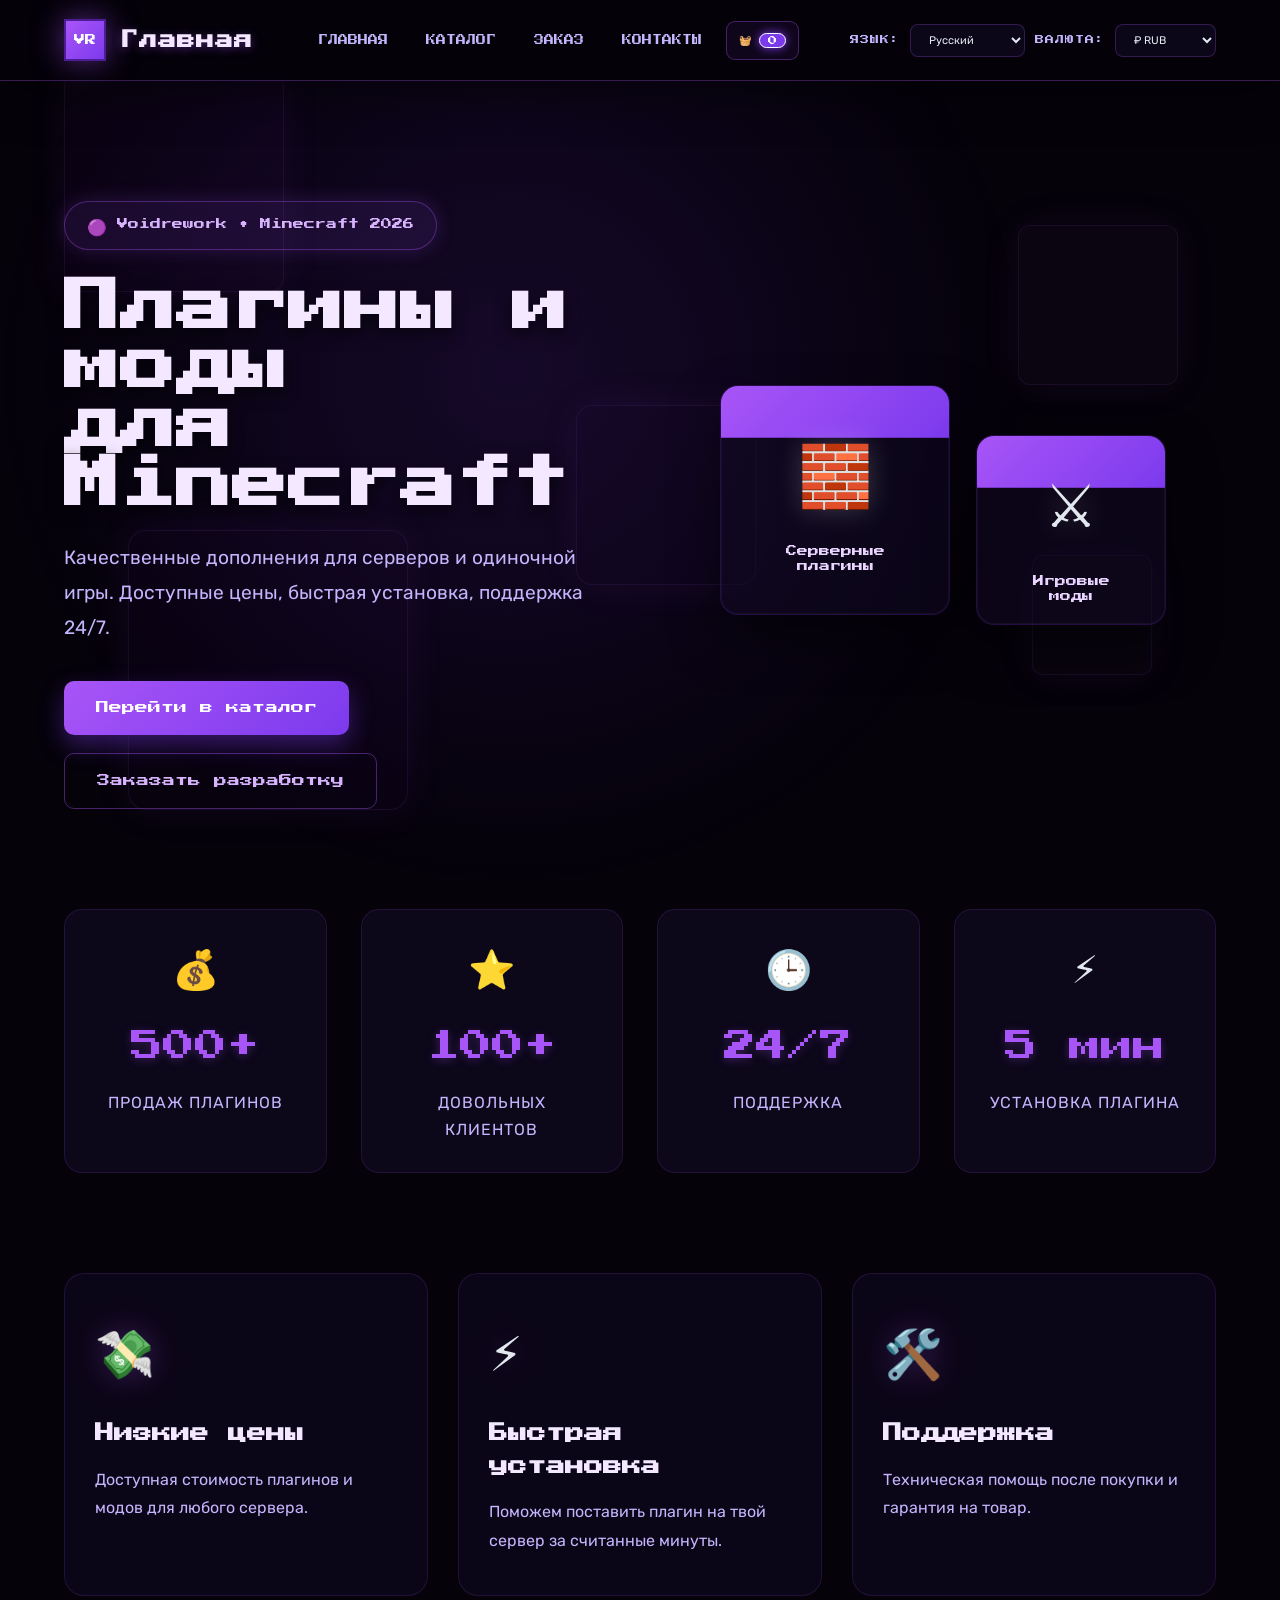
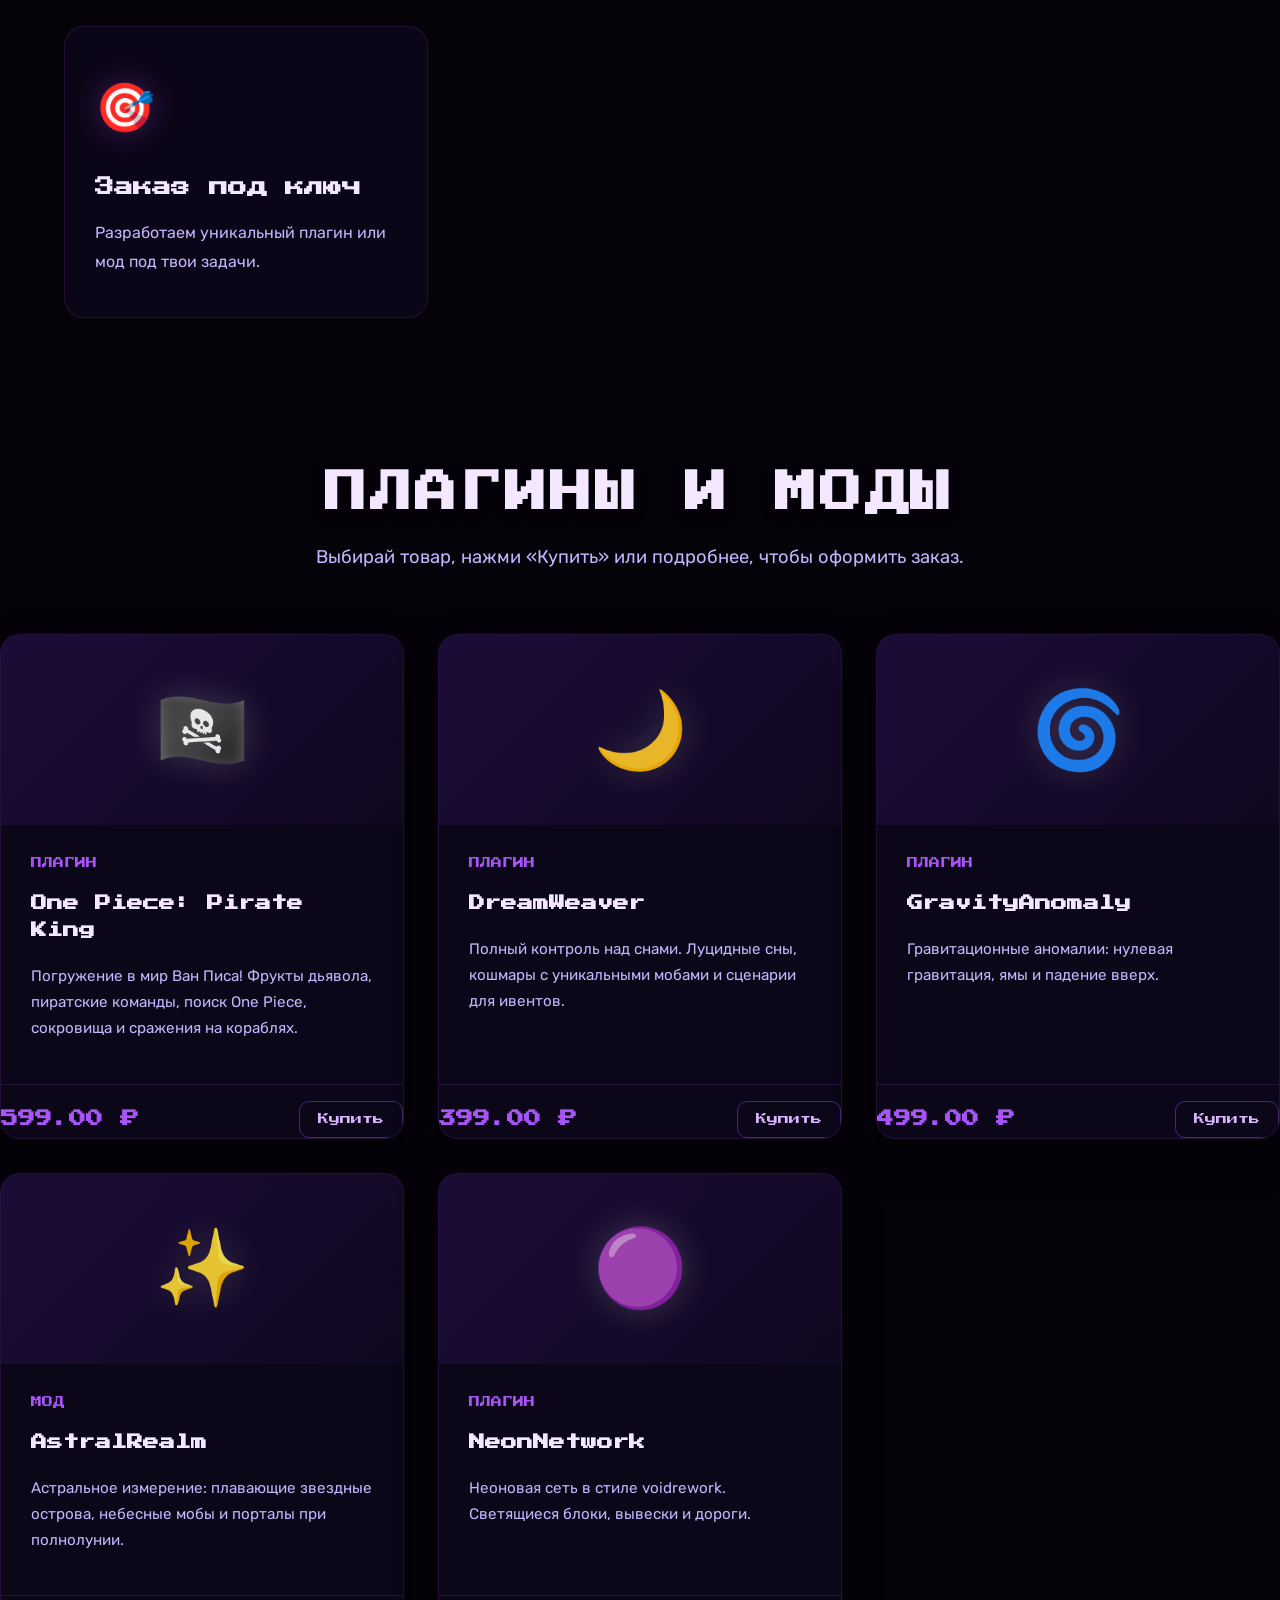
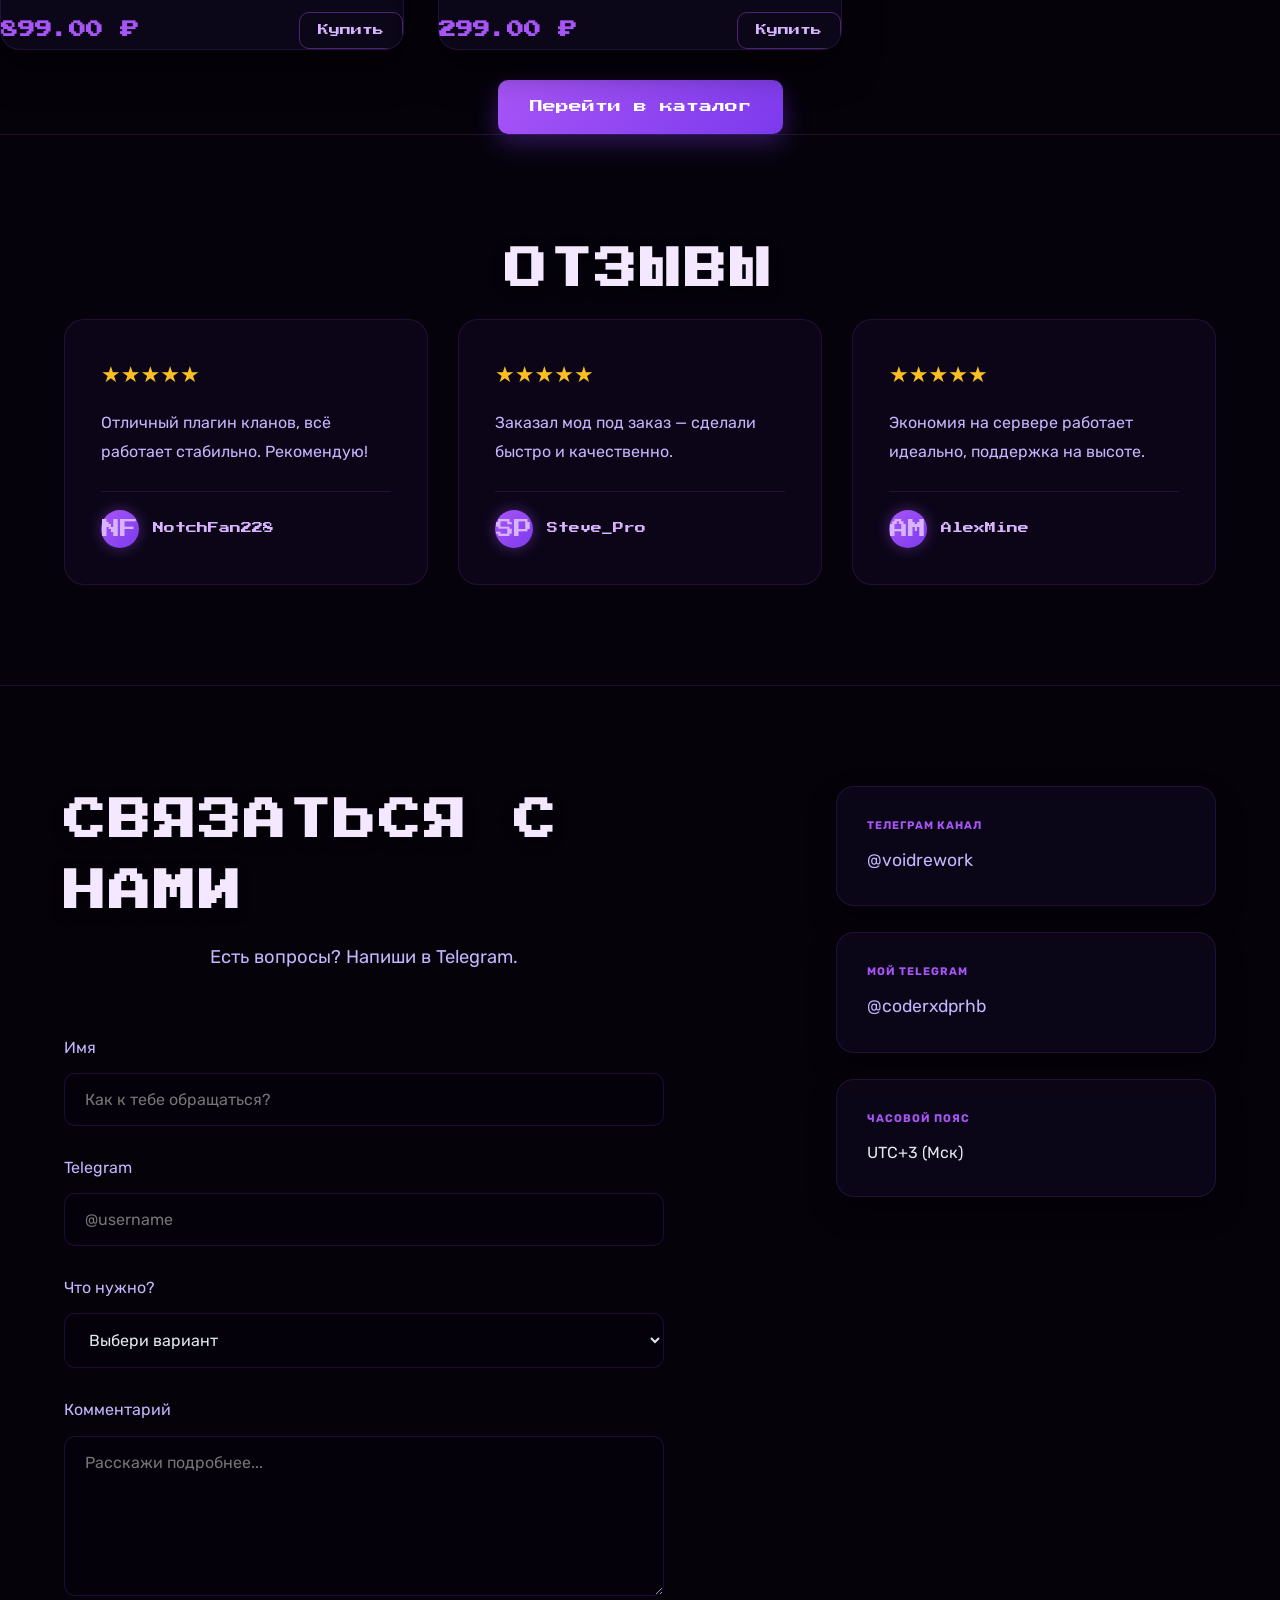
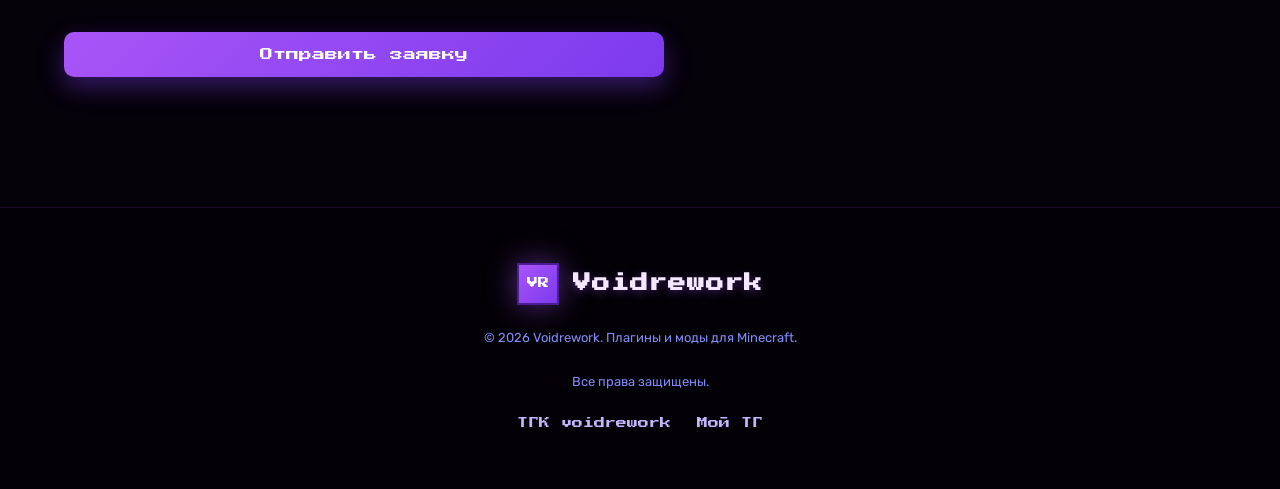
<file: index.html>
<!DOCTYPE html>
<html lang="ru">
<head>
  <meta charset="UTF-8" />
  <meta name="viewport" content="width=device-width, initial-scale=1.0" />
  <title>Voidrework | Плагины и моды для Minecraft</title>
  <link rel="preconnect" href="https://fonts.googleapis.com" />
  <link rel="preconnect" href="https://fonts.gstatic.com" crossorigin />
  <link
    href="https://fonts.googleapis.com/css2?family=Press+Start+2P&family=Rubik:wght@400;600;700&display=swap"
    rel="stylesheet"
  />
  <link rel="stylesheet" href="css/style.css" />
</head>
<body>
  <div class="bg-blocks">
    <div class="block block-1"></div>
    <div class="block block-2"></div>
    <div class="block block-3"></div>
    <div class="block block-4"></div>
    <div class="block block-5"></div>
  </div>

  <header class="header">
    <div class="container header-inner">
      <div class="logo">
        <div class="logo-mark">VR</div>
        <span class="logo-text" data-i18n="nav_home">Voidrework</span>
      </div>
      <nav class="nav">
        <a href="index.html" data-i18n="nav_home">Главная</a>
        <a href="plugins.html" data-i18n="nav_catalog">Каталог</a>
        <a href="order.html" data-i18n="nav_order">Заказ</a>
        <a href="#contacts" data-i18n="nav_contacts">Контакты</a>
        <button class="nav-cart" id="cartBtn" aria-label="Корзина">
          <span class="cart-icon">🧺</span>
          <span class="cart-count" id="cartCount">0</span>
        </button>
      </nav>
      <div class="header-controls">
        <label for="langSelect" class="control-label" data-i18n="language_label">Язык:</label>
        <select id="langSelect">
          <option value="ru" data-i18n="lang_ru">Русский</option>
          <option value="uz" data-i18n="lang_uz">Узбекский</option>
          <option value="en" data-i18n="lang_en">Английский</option>
          <option value="kz" data-i18n="lang_kz">Казахский</option>
          <option value="cn" data-i18n="lang_cn">Китайский</option>
        </select>
        <label for="currencySelect" class="control-label" data-i18n="currency_label">Валюта:</label>
        <select id="currencySelect">
          <option value="RUB">₽ RUB</option>
          <option value="USD">$ USD</option>
          <option value="EUR">€ EUR</option>
          <option value="KZT">₸ KZT</option>
          <option value="UZS">soʻm UZS</option>
          <option value="CNY">¥ CNY</option>
        </select>
      </div>
      <button class="menu-toggle" id="menuToggle" aria-label="Меню">
        <span></span><span></span><span></span>
      </button>
    </div>
  </header>

  <section class="hero">
    <div class="container hero-inner reveal">
      <div class="hero-content">
        <span class="badge" data-i18n="badge">🟣 Voidrework • Minecraft 2026</span>
        <h1 data-i18n="hero_title">Плагины и моды<br />для Minecraft</h1>
        <p data-i18n="hero_desc">Качественные дополнения для серверов и одиночной игры. Доступные цены, быстрая установка, поддержка 24/7.</p>
        <div class="hero-actions">
          <a href="plugins.html" class="btn btn-primary" data-i18n="btn_catalog">Перейти в каталог</a>
          <a href="order.html" class="btn btn-outline" data-i18n="btn_order">Заказать разработку</a>
        </div>
      </div>
      <div class="hero-visual">
        <div class="mc-card">
          <div class="mc-card-top"></div>
          <div class="mc-card-icon">🧱</div>
          <div class="mc-card-title">Серверные<br />плагины</div>
        </div>
        <div class="mc-card mc-card-side">
          <div class="mc-card-top"></div>
          <div class="mc-card-icon">⚔️</div>
          <div class="mc-card-title">Игровые<br />моды</div>
        </div>
      </div>
    </div>
  </section>

  <section class="stats reveal">
    <div class="container">
      <div class="trust-grid">
        <div class="trust-item">
          <span class="trust-icon">💰</span>
          <span class="trust-number" data-i18n="stats1">500+</span>
          <span class="trust-label" data-i18n="stat1_label">продаж плагинов</span>
        </div>
        <div class="trust-item">
          <span class="trust-icon">⭐</span>
          <span class="trust-number" data-i18n="stats2">100+</span>
          <span class="trust-label" data-i18n="stat2_label">довольных клиентов</span>
        </div>
        <div class="trust-item">
          <span class="trust-icon">🕒</span>
          <span class="trust-number" data-i18n="stats3">24/7</span>
          <span class="trust-label" data-i18n="stat3_label">поддержка</span>
        </div>
        <div class="trust-item">
          <span class="trust-icon">⚡</span>
          <span class="trust-number" data-i18n="stats4">5 мин</span>
          <span class="trust-label" data-i18n="stat4_label">установка плагина</span>
        </div>
      </div>
    </div>
  </section>

  <section class="features reveal">
    <div class="container">
      <div class="features-grid">
        <div class="feature-card">
          <div class="icon">💸</div>
          <h3 data-i18n="features1_title">Низкие цены</h3>
          <p data-i18n="features1_text">Доступная стоимость плагинов и модов для любого сервера.</p>
        </div>
        <div class="feature-card">
          <div class="icon">⚡</div>
          <h3 data-i18n="features2_title">Быстрая установка</h3>
          <p data-i18n="features2_text">Поможем поставить плагин на твой сервер за считанные минуты.</p>
        </div>
        <div class="feature-card">
          <div class="icon">🛠️</div>
          <h3 data-i18n="features3_title">Поддержка</h3>
          <p data-i18n="features3_text">Техническая помощь после покупки и гарантия на товар.</p>
        </div>
        <div class="feature-card">
          <div class="icon">🎯</div>
          <h3 data-i18n="features4_title">Заказ под ключ</h3>
          <p data-i18n="features4_text">Разработаем уникальный плагин или мод под твои задачи.</p>
        </div>
      </div>
    </div>
  </section>

  <section class="catalog reveal" style="padding-top:40px;">
    <div class="container catalog-header">
      <h2 class="section-title" data-i18n="catalog_title">Плагины и моды</h2>
      <p class="section-sub" data-i18n="catalog_sub">Выбирай товар, нажми «Купить» или подробнее, чтобы оформить заказ.</p>
    </div>
    <div class="products-grid reveal" id="homeProducts">
      <!-- 5 товаров заполняются JS -->
    </div>
    <div style="text-align:center; margin-top:30px;">
      <a href="plugins.html" class="btn btn-primary" data-i18n="btn_catalog">Весь каталог →</a>
    </div>
  </section>

  <section class="testimonials reveal">
    <div class="container">
      <h2 class="section-title" data-i18n="reviews_title">Отзывы</h2>
      <div class="testimonials-grid">
        <div class="testimonial-card">
          <div class="stars">★★★★★</div>
          <p>Отличный плагин кланов, всё работает стабильно. Рекомендую!</p>
          <div class="author"><span class="author-avatar">NF</span><span>NotchFan228</span></div>
        </div>
        <div class="testimonial-card">
          <div class="stars">★★★★★</div>
          <p>Заказал мод под заказ — сделали быстро и качественно.</p>
          <div class="author"><span class="author-avatar">SP</span><span>Steve_Pro</span></div>
        </div>
        <div class="testimonial-card">
          <div class="stars">★★★★★</div>
          <p>Экономия на сервере работает идеально, поддержка на высоте.</p>
          <div class="author"><span class="author-avatar">AM</span><span>AlexMine</span></div>
        </div>
      </div>
    </div>
  </section>

  <section id="contacts" class="contacts">
    <div class="container">
      <div class="contacts-grid">
        <form class="contact-form reveal" id="contactForm">
          <h2 class="section-title" data-i18n="contacts_title">Связаться с нами</h2>
          <p class="section-sub" data-i18n="contacts_sub">Есть вопросы? Напиши в Telegram.</p>
          <div class="form-group">
            <label data-i18n="order_name">Имя</label>
            <input type="text" name="name" placeholder="Как к тебе обращаться?" required />
          </div>
          <div class="form-group">
            <label data-i18n="order_telegram">Telegram</label>
            <input type="text" name="telegram" placeholder="@username" required />
          </div>
          <div class="form-group">
            <label>Что нужно?</label>
            <select name="topic" required>
              <option value="">Выбери вариант</option>
              <option>Купить плагин / мод</option>
              <option>Заказать разработку под заказ</option>
              <option>Настройка сервера</option>
              <option>Другое</option>
            </select>
          </div>
          <div class="form-group">
            <label>Комментарий</label>
            <textarea name="comment" placeholder="Расскажи подробнее..."></textarea>
          </div>
          <button type="submit" class="btn btn-primary btn-full" data-i18n="btn_send">Отправить заявку</button>
        </form>
        <div class="contact-info reveal">
          <div class="info-card">
            <span class="info-label" data-i18n="tg_channel">Телеграм канал</span>
            <a href="https://t.me/voidrework" target="_blank">@voidrework</a>
          </div>
          <div class="info-card">
            <span class="info-label" data-i18n="tg_me">Мой Telegram</span>
            <a href="https://t.me/coderxdprhb" target="_blank">@coderxdprhb</a>
          </div>
          <div class="info-card">
            <span class="info-label" data-i18n="tz">Часовой пояс</span>
            <span data-i18n="tz_val">UTC+3 (Мск)</span>
          </div>
        </div>
      </div>
    </div>
  </section>

  <footer class="footer">
    <div class="container footer-inner">
      <div class="logo footer-logo">
        <div class="logo-mark">VR</div>
        <span class="logo-text">Voidrework</span>
      </div>
      <p class="footer-copy" data-i18n="footer_copy">&copy; 2026 Voidrework. Плагины и моды для Minecraft.</p>
      <p class="footer-copy" data-i18n="footer_all">Все права защищены.</p>
      <div class="footer-social">
        <a href="https://t.me/voidrework" target="_blank">ТГК voidrework</a>
        <a href="https://t.me/coderxdprhb" target="_blank">Мой ТГ</a>
      </div>
    </div>
  </footer>

  <button id="scrollTopBtn" data-i18n="scroll_top">Наверх</button>

  <div class="cart-overlay" id="cartOverlay"></div>
  <div class="cart-panel" id="cartPanel">
    <div class="cart-header">
      <h3 data-i18n="cart_title">Корзина</h3>
      <button class="cart-close" id="cartClose">&times;</button>
    </div>
    <div class="cart-items" id="cartItems">
      <p class="cart-empty" data-i18n="cart_empty">Корзина пуста</p>
    </div>
    <div class="cart-footer">
      <div class="cart-total">
        <span data-i18n="cart_total">Итого:</span>
        <span class="cart-total-value" id="cartTotal">0 ₽</span>
      </div>
      <button class="btn btn-primary btn-full" id="cartCheckout" data-i18n="cart_checkout">Оформить заказ</button>
    </div>
  </div>

  <script src="js/config.js"></script>
  <script src="js/script.js"></script>
</body>
</html>
</file>
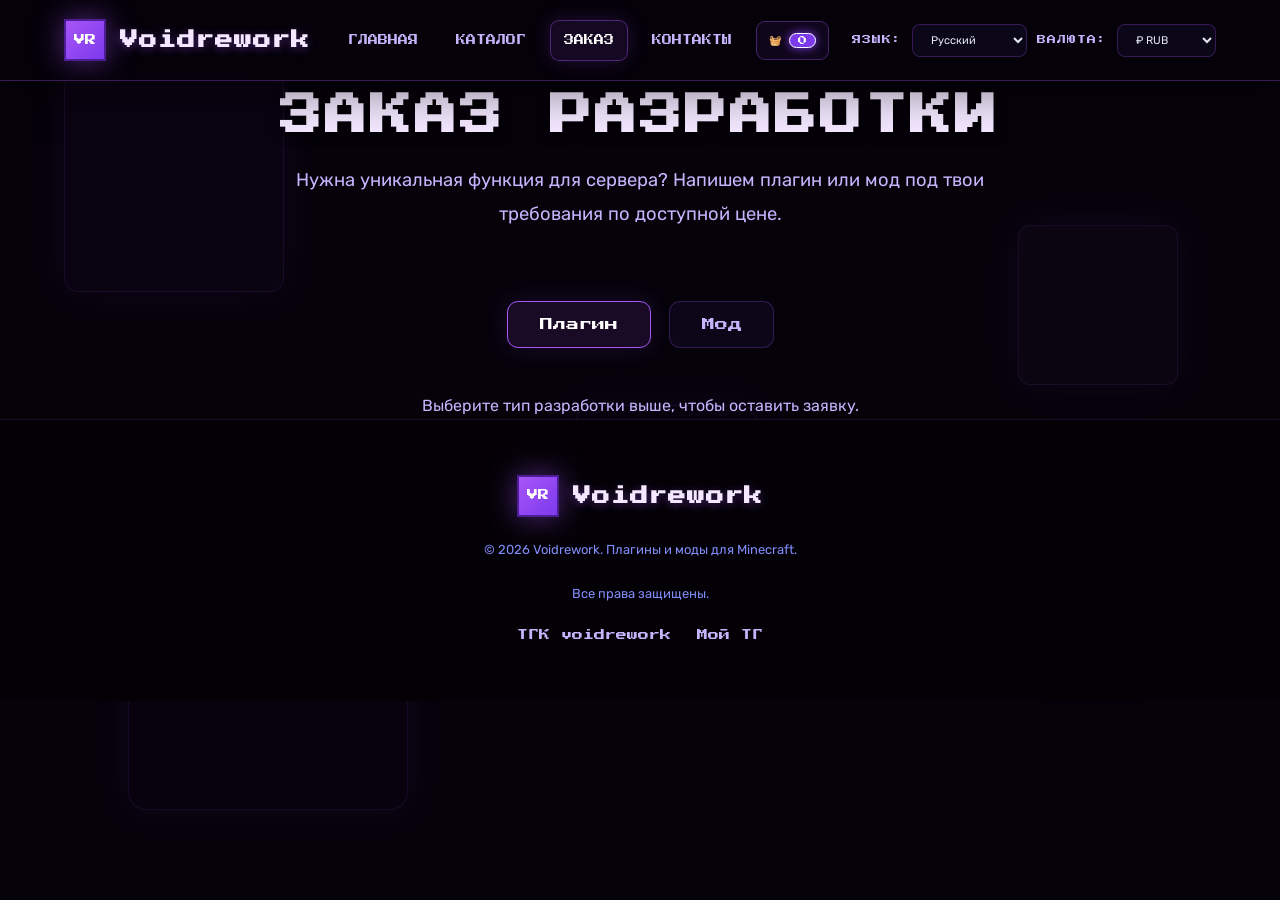
<file: order.html>
<!DOCTYPE html>
<html lang="ru">
<head>
  <meta charset="UTF-8" />
  <meta name="viewport" content="width=device-width, initial-scale=1.0" />
  <title>Voidrework | Заказ разработки плагина или мода</title>
  <link rel="preconnect" href="https://fonts.googleapis.com" />
  <link rel="preconnect" href="https://fonts.gstatic.com" crossorigin />
  <link
    href="https://fonts.googleapis.com/css2?family=Press+Start+2P&family=Rubik:wght@400;600;700&display=swap"
    rel="stylesheet"
  />
  <link rel="stylesheet" href="css/style.css" />
</head>
<body>
  <div class="bg-blocks">
    <div class="block block-1"></div>
    <div class="block block-2"></div>
    <div class="block block-3"></div>
    <div class="block block-4"></div>
    <div class="block block-5"></div>
  </div>

  <header class="header">
    <div class="container header-inner">
      <div class="logo">
        <div class="logo-mark">VR</div>
        <span class="logo-text">Voidrework</span>
      </div>
      <nav class="nav">
        <a href="index.html" data-i18n="nav_home">Главная</a>
        <a href="plugins.html" data-i18n="nav_catalog">Каталог</a>
        <a href="order.html" class="active" data-i18n="nav_order">Заказ</a>
        <a href="index.html#contacts" data-i18n="nav_contacts">Контакты</a>
        <button class="nav-cart" id="cartBtn" aria-label="Корзина">
          <span class="cart-icon">🧺</span>
          <span class="cart-count" id="cartCount">0</span>
        </button>
      </nav>
      <div class="header-controls">
        <label for="langSelect" class="control-label" data-i18n="language_label">Язык:</label>
        <select id="langSelect">
          <option value="ru" data-i18n="lang_ru">Русский</option>
          <option value="uz" data-i18n="lang_uz">Узбекский</option>
          <option value="en" data-i18n="lang_en">Английский</option>
          <option value="kz" data-i18n="lang_kz">Казахский</option>
          <option value="cn" data-i18n="lang_cn">Китайский</option>
        </select>
        <label for="currencySelect" class="control-label" data-i18n="currency_label">Валюта:</label>
        <select id="currencySelect">
          <option value="RUB">₽ RUB</option>
          <option value="USD">$ USD</option>
          <option value="EUR">€ EUR</option>
          <option value="KZT">₸ KZT</option>
          <option value="UZS">so'm UZS</option>
          <option value="CNY">¥ CNY</option>
        </select>
      </div>
      <button class="menu-toggle" id="menuToggle" aria-label="Меню">
        <span></span><span></span><span></span>
      </button>
    </div>
  </header>

  <section class="order-intro reveal">
    <div class="container">
      <h1 class="section-title" data-i18n="order_title">Заказ разработки</h1>
      <p class="section-sub" data-i18n="order_sub">
        Нужна уникальная функция для сервера? Напишем плагин или мод под твои требования по доступной цене.
      </p>
    </div>
  </section>

  <section class="catalog reveal">
    <div class="container">
      <div class="order-type-selector">
        <button class="order-type-btn active" data-type="Плагин" data-i18n="order_plugin">Плагин</button>
        <button class="order-type-btn" data-type="Мод" data-i18n="order_mod">Мод</button>
      </div>

      <p class="order-hint" data-i18n="order_hint">Выберите тип разработки выше, чтобы оставить заявку.</p>
    </div>
  </section>

  <footer class="footer">
    <div class="container footer-inner">
      <div class="logo footer-logo">
        <div class="logo-mark">VR</div>
        <span class="logo-text">Voidrework</span>
      </div>
      <p class="footer-copy" data-i18n="footer_copy">&copy; 2026 Voidrework. Плагины и моды для Minecraft.</p>
      <p class="footer-copy" data-i18n="footer_all">Все права защищены.</p>
      <div class="footer-social">
        <a href="https://t.me/voidrework" target="_blank">ТГК voidrework</a>
        <a href="https://t.me/coderxdprhb" target="_blank">Мой ТГ</a>
      </div>
    </div>
  </footer>

  <button id="scrollTopBtn" data-i18n="scroll_top">Наверх</button>

  <div class="cart-overlay" id="cartOverlay"></div>
  <div class="cart-panel" id="cartPanel">
    <div class="cart-header">
      <h3 data-i18n="cart_title">Корзина</h3>
      <button class="cart-close" id="cartClose">&times;</button>
    </div>
    <div class="cart-items" id="cartItems">
      <p class="cart-empty" data-i18n="cart_empty">Корзина пуста</p>
    </div>
    <div class="cart-footer">
      <div class="cart-total">
        <span data-i18n="cart_total">Итого:</span>
        <span class="cart-total-value" id="cartTotal">0 ₽</span>
      </div>
      <button class="btn btn-primary btn-full" id="cartCheckout" data-i18n="cart_checkout">Оформить заказ</button>
    </div>
  </div>

  <!-- Модальное окно заказа -->
  <div class="modal-overlay" id="orderModal">
    <div class="modal" id="orderModalBox">
      <button class="modal-close" id="orderModalClose" data-i18n-title="modal_order_close">&times;</button>
      <div class="order-modal-body">
        <div class="order-modal-header">
          <span class="modal-icon">🛠️</span>
          <h3 id="orderModalTitle"></h3>
          <p id="orderModalSubtitle"></p>
        </div>
        <div class="order-modal-content">
          <span class="order-modal-category" id="orderModalTypeLabel"></span>
          <form id="orderModalForm">
            <div class="form-group">
              <label data-i18n="order_modal_name">Ваше имя</label>
              <input type="text" name="name" placeholder="Иван" required />
            </div>
            <div class="form-group">
              <label data-i18n="order_modal_telegram">Ваш Telegram</label>
              <input type="text" name="telegram" placeholder="@username" required />
            </div>
            <div class="form-group">
              <label data-i18n="order_modal_platform">Платформа / версия</label>
              <input type="text" name="platform" placeholder="Например: Paper 1.20.4" required />
            </div>
            <div class="form-group">
              <label data-i18n="order_modal_details">Описание заказа</label>
              <textarea name="details" placeholder="Опиши, что должен делать плагин или мод..." required></textarea>
            </div>
            <input type="hidden" name="type" id="orderModalTypeInput" />
            <button type="submit" class="btn btn-primary btn-full" data-i18n="order_modal_send">Отправить заявку</button>
          </form>
        </div>
      </div>
    </div>
  </div>

  <script src="js/config.js"></script>
  <script src="js/script.js"></script>
</body>
</html>
</file>
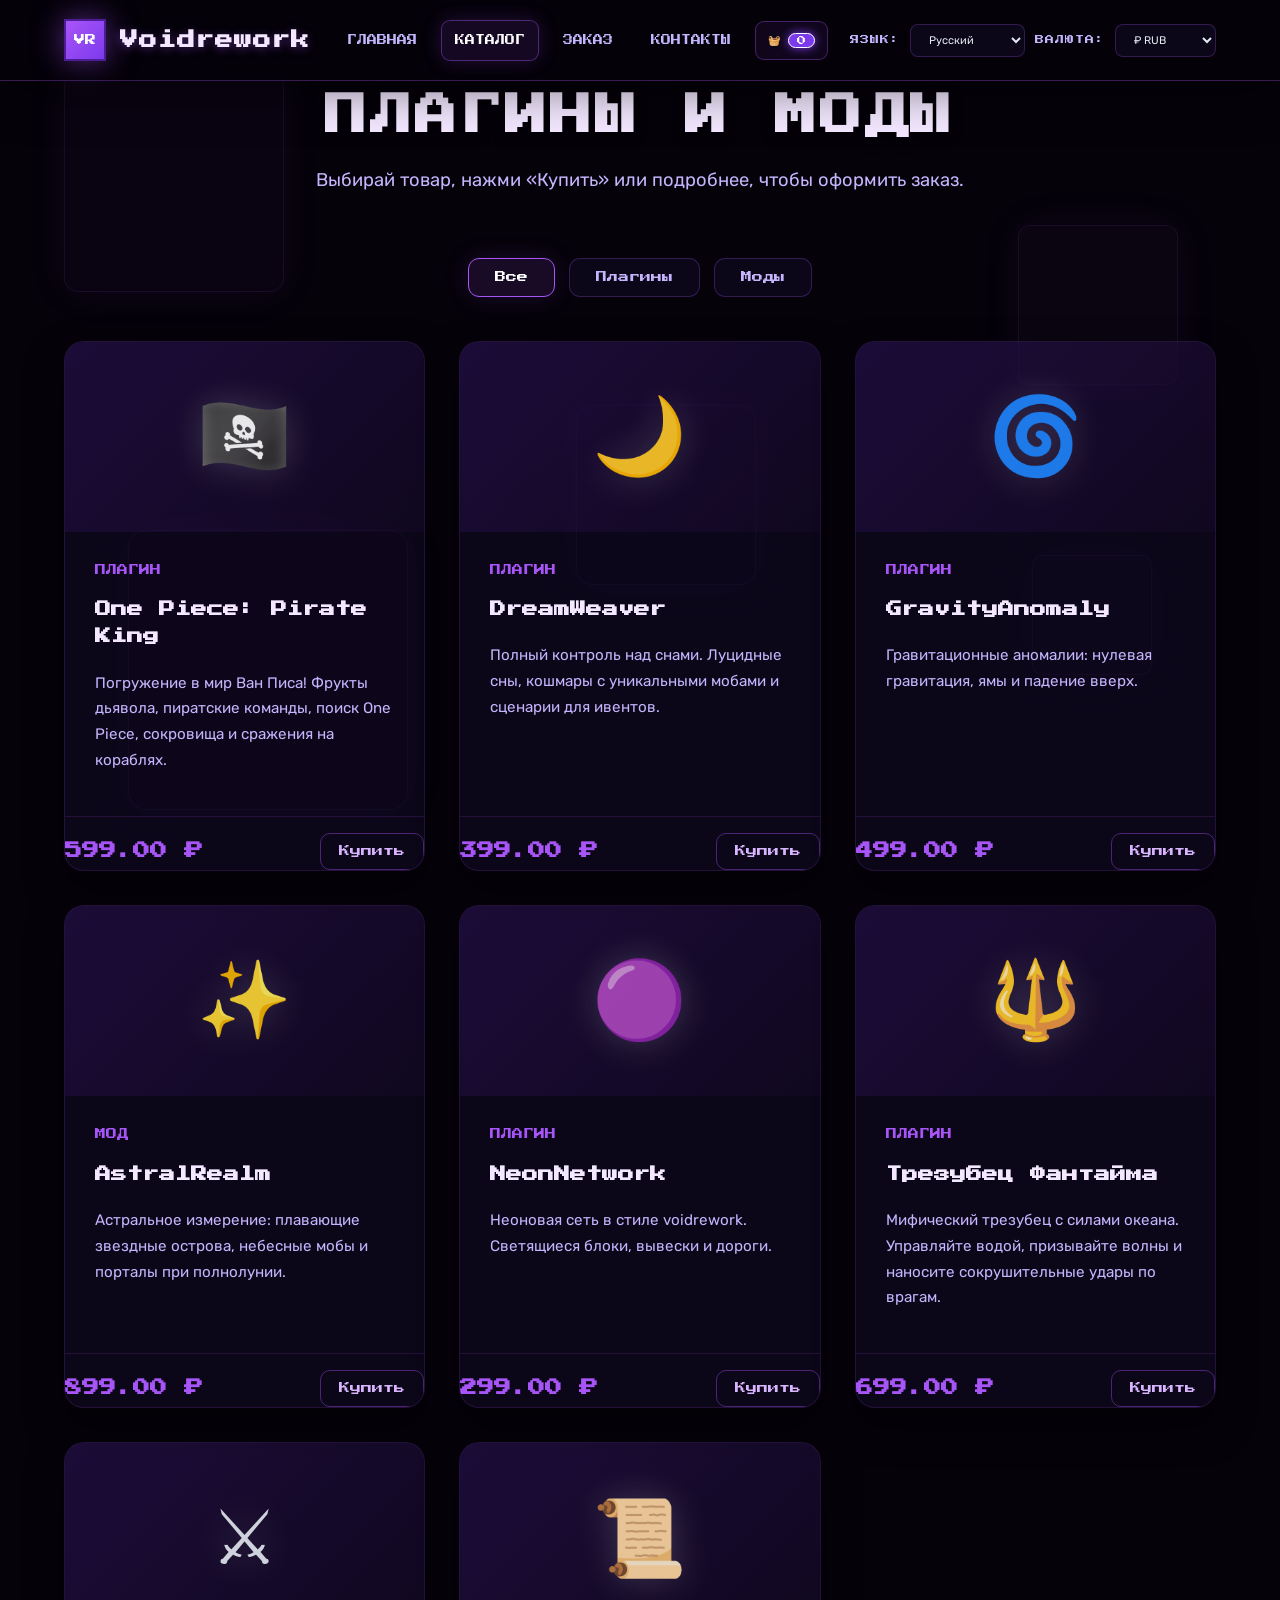
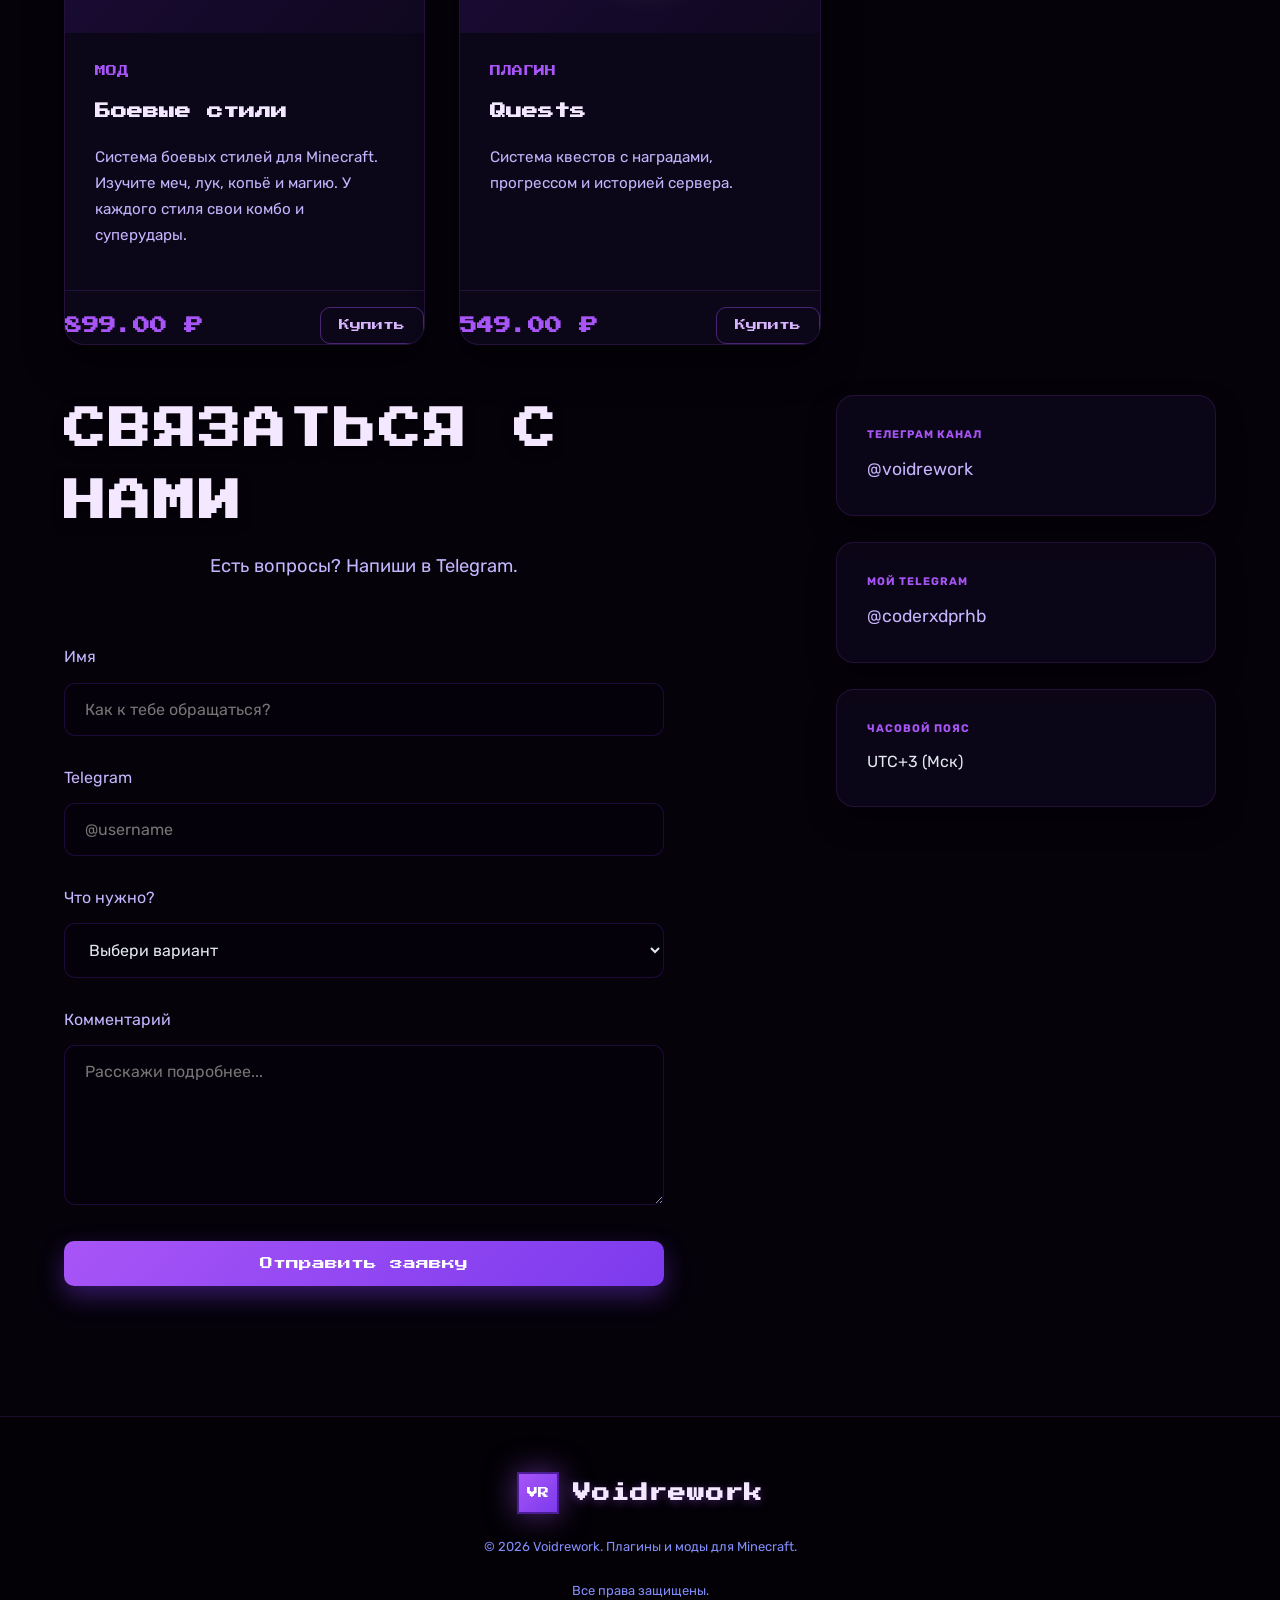
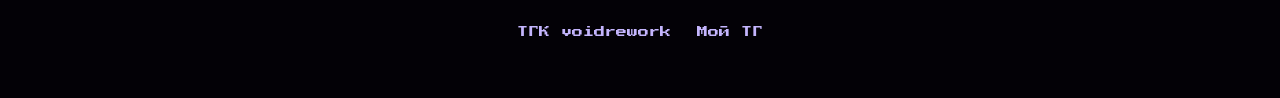
<file: plugins.html>
<!DOCTYPE html>
<html lang="ru">
<head>
  <meta charset="UTF-8" />
  <meta name="viewport" content="width=device-width, initial-scale=1.0" />
  <title>Voidrework | Плагины и моды</title>
  <link rel="preconnect" href="https://fonts.googleapis.com" />
  <link rel="preconnect" href="https://fonts.gstatic.com" crossorigin />
  <link
    href="https://fonts.googleapis.com/css2?family=Press+Start+2P&family=Rubik:wght@400;600;700&display=swap"
    rel="stylesheet"
  />
  <link rel="stylesheet" href="css/style.css" />
</head>
<body>
  <div class="bg-blocks">
    <div class="block block-1"></div>
    <div class="block block-2"></div>
    <div class="block block-3"></div>
    <div class="block block-4"></div>
    <div class="block block-5"></div>
  </div>

  <header class="header">
    <div class="container header-inner">
      <div class="logo">
        <div class="logo-mark">VR</div>
        <span class="logo-text">Voidrework</span>
      </div>
      <nav class="nav">
        <a href="index.html" data-i18n="nav_home">Главная</a>
        <a href="plugins.html" class="active" data-i18n="nav_catalog">Каталог</a>
        <a href="order.html" data-i18n="nav_order">Заказ</a>
        <a href="#contacts" data-i18n="nav_contacts">Контакты</a>
        <button class="nav-cart" id="cartBtn" aria-label="Корзина">
          <span class="cart-icon">🧺</span>
          <span class="cart-count" id="cartCount">0</span>
        </button>
      </nav>
      <div class="header-controls">
        <label for="langSelect" class="control-label" data-i18n="language_label">Язык:</label>
        <select id="langSelect">
          <option value="ru" data-i18n="lang_ru">Русский</option>
          <option value="uz" data-i18n="lang_uz">Узбекский</option>
          <option value="en" data-i18n="lang_en">Английский</option>
          <option value="kz" data-i18n="lang_kz">Казахский</option>
          <option value="cn" data-i18n="lang_cn">Китайский</option>
        </select>
        <label for="currencySelect" class="control-label" data-i18n="currency_label">Валюта:</label>
        <select id="currencySelect">
          <option value="RUB">₽ RUB</option>
          <option value="USD">$ USD</option>
          <option value="EUR">€ EUR</option>
          <option value="KZT">₸ KZT</option>
          <option value="UZS">soʻm UZS</option>
          <option value="CNY">¥ CNY</option>
        </select>
      </div>
      <button class="menu-toggle" id="menuToggle" aria-label="Меню">
        <span></span><span></span><span></span>
      </button>
    </div>
  </header>

  <section class="catalog-header reveal">
    <div class="container">
      <h1 class="section-title" data-i18n="catalog_title">Плагины и моды</h1>
      <p class="section-sub" data-i18n="catalog_sub">Выбирай товар, нажми «Купить» или подробнее, чтобы оформить заказ.</p>
    </div>
  </section>

  <section class="catalog reveal">
    <div class="container">
      <div class="filters">
        <button class="filter-btn active" data-filter="all" data-i18n="filter_all">Все</button>
        <button class="filter-btn" data-filter="Плагин" data-i18n="filter_plugin">Плагины</button>
        <button class="filter-btn" data-filter="Мод" data-i18n="filter_mod">Моды</button>
      </div>

      <div class="products-grid" id="productsGrid">
        <!-- Товары заполняются JS -->
      </div>
    </div>
  </section>

  <section id="contacts" class="contacts" style="padding-top:50px;">
    <div class="container">
      <div class="contacts-grid">
        <form class="contact-form reveal" id="contactForm">
          <h2 class="section-title" data-i18n="contacts_title">Быстрая связь</h2>
          <p class="section-sub" data-i18n="contacts_sub">Нужна помощь с выбором? Пиши в Telegram.</p>
          <div class="form-group">
            <label data-i18n="order_name">Имя</label>
            <input type="text" name="name" placeholder="Как к тебе обращаться?" required />
          </div>
          <div class="form-group">
            <label data-i18n="order_telegram">Telegram</label>
            <input type="text" name="telegram" placeholder="@username" required />
          </div>
          <div class="form-group">
            <label>Что нужно?</label>
            <select name="topic" required>
              <option value="">Выбери вариант</option>
              <option>Купить плагин / мод</option>
              <option>Заказать разработку под заказ</option>
              <option>Настройка сервера</option>
              <option>Другое</option>
            </select>
          </div>
          <div class="form-group">
            <label>Комментарий</label>
            <textarea name="comment" placeholder="Расскажи подробнее..."></textarea>
          </div>
          <button type="submit" class="btn btn-primary btn-full" data-i18n="btn_send">Отправить заявку</button>
        </form>
        <div class="contact-info reveal">
          <div class="info-card">
            <span class="info-label" data-i18n="tg_channel">Телеграм канал</span>
            <a href="https://t.me/voidrework" target="_blank">@voidrework</a>
          </div>
          <div class="info-card">
            <span class="info-label" data-i18n="tg_me">Мой Telegram</span>
            <a href="https://t.me/coderxdprhb" target="_blank">@coderxdprhb</a>
          </div>
          <div class="info-card">
            <span class="info-label" data-i18n="tz">Часовой пояс</span>
            <span data-i18n="tz_val">UTC+3 (Мск)</span>
          </div>
        </div>
      </div>
    </div>
  </section>

  <footer class="footer">
    <div class="container footer-inner">
      <div class="logo footer-logo">
        <div class="logo-mark">VR</div>
        <span class="logo-text">Voidrework</span>
      </div>
      <p class="footer-copy" data-i18n="footer_copy">&copy; 2026 Voidrework. Плагины и моды для Minecraft.</p>
      <p class="footer-copy" data-i18n="footer_all">Все права защищены.</p>
      <div class="footer-social">
        <a href="https://t.me/voidrework" target="_blank">ТГК voidrework</a>
        <a href="https://t.me/coderxdprhb" target="_blank">Мой ТГ</a>
      </div>
    </div>
  </footer>

  <button id="scrollTopBtn" data-i18n="scroll_top">Наверх</button>

  <div class="cart-overlay" id="cartOverlay"></div>
  <div class="cart-panel" id="cartPanel">
    <div class="cart-header">
      <h3 data-i18n="cart_title">Корзина</h3>
      <button class="cart-close" id="cartClose">&times;</button>
    </div>
    <div class="cart-items" id="cartItems">
      <p class="cart-empty" data-i18n="cart_empty">Корзина пуста</p>
    </div>
    <div class="cart-footer">
      <div class="cart-total">
        <span data-i18n="cart_total">Итого:</span>
        <span class="cart-total-value" id="cartTotal">0 ₽</span>
      </div>
      <button class="btn btn-primary btn-full" id="cartCheckout" data-i18n="cart_checkout">Оформить заказ</button>
    </div>
  </div>

  <!-- Модальное окно товара -->
  <div class="modal-overlay" id="modalOverlay">
    <div class="modal" id="productModal">
      <button class="modal-close" id="modalClose">&times;</button>
      <div class="modal-body">
        <div class="modal-img" id="modalIcon">🧱</div>
        <div>
          <span class="category" id="modalCategory">Плагин</span>
          <h3 id="modalTitle">Название</h3>
          <p id="modalDesc">Описание товара.</p>
          <span class="price" id="modalPrice" data-price="0">0 ₽</span>
          <button class="btn btn-primary btn-full" id="modalAddBtn" data-i18n="btn_buy">Купить</button>
        </div>
      </div>
    </div>
  </div>

  <script src="js/config.js"></script>
  <script src="js/script.js"></script>
</body>
</html>
</file>
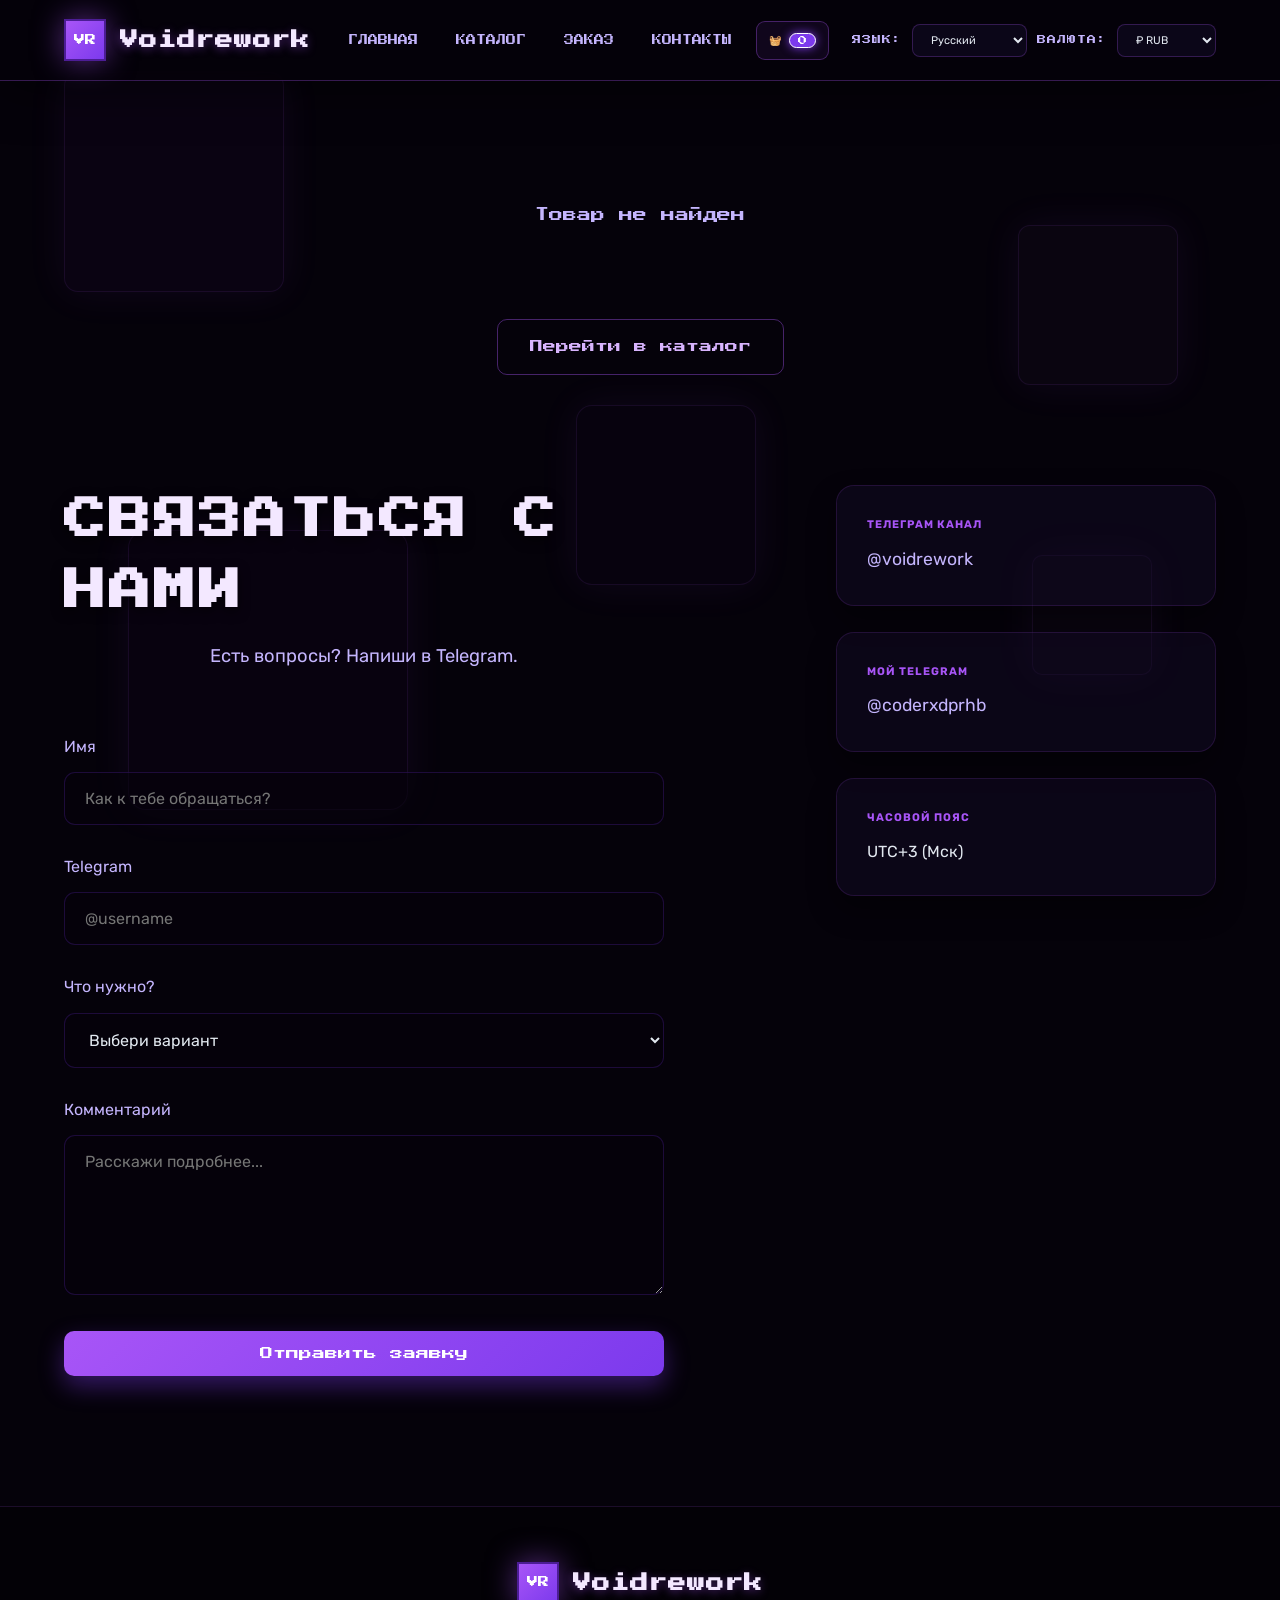
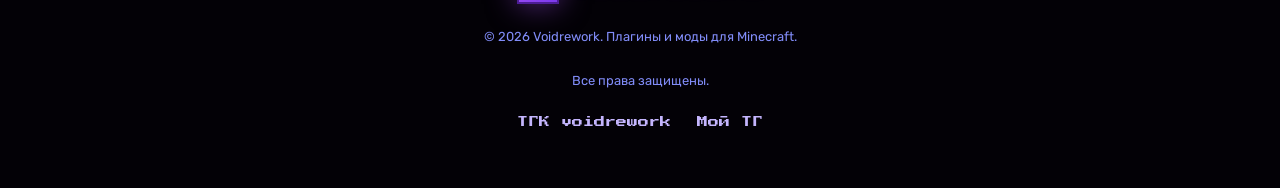
<file: product.html>
<!DOCTYPE html>
<html lang="ru">
<head>
  <meta charset="UTF-8" />
  <meta name="viewport" content="width=device-width, initial-scale=1.0" />
  <title>Voidrework | Товар</title>
  <link rel="preconnect" href="https://fonts.googleapis.com" />
  <link rel="preconnect" href="https://fonts.gstatic.com" crossorigin />
  <link
    href="https://fonts.googleapis.com/css2?family=Press+Start+2P&family=Rubik:wght@400;600;700&display=swap"
    rel="stylesheet"
  />
  <link rel="stylesheet" href="css/style.css" />
</head>
<body>
  <div class="bg-blocks">
    <div class="block block-1"></div>
    <div class="block block-2"></div>
    <div class="block block-3"></div>
    <div class="block block-4"></div>
    <div class="block block-5"></div>
  </div>

  <header class="header">
    <div class="container header-inner">
      <div class="logo">
        <div class="logo-mark">VR</div>
        <span class="logo-text">Voidrework</span>
      </div>
      <nav class="nav">
        <a href="index.html" data-i18n="nav_home">Главная</a>
        <a href="plugins.html" data-i18n="nav_catalog">Каталог</a>
        <a href="order.html" data-i18n="nav_order">Заказ</a>
        <a href="#contacts" data-i18n="nav_contacts">Контакты</a>
        <button class="nav-cart" id="cartBtn" aria-label="Корзина">
          <span class="cart-icon">🧺</span>
          <span class="cart-count" id="cartCount">0</span>
        </button>
      </nav>
      <div class="header-controls">
        <label for="langSelect" class="control-label" data-i18n="language_label">Язык:</label>
        <select id="langSelect">
          <option value="ru" data-i18n="lang_ru">Русский</option>
          <option value="uz" data-i18n="lang_uz">Узбекский</option>
          <option value="en" data-i18n="lang_en">Английский</option>
          <option value="kz" data-i18n="lang_kz">Казахский</option>
          <option value="cn" data-i18n="lang_cn">Китайский</option>
        </select>
        <label for="currencySelect" class="control-label" data-i18n="currency_label">Валюта:</label>
        <select id="currencySelect">
          <option value="RUB">₽ RUB</option>
          <option value="USD">$ USD</option>
          <option value="EUR">€ EUR</option>
          <option value="KZT">₸ KZT</option>
          <option value="UZS">so'm UZS</option>
          <option value="CNY">¥ CNY</option>
        </select>
      </div>
      <button class="menu-toggle" id="menuToggle" aria-label="Меню">
        <span></span><span></span><span></span>
      </button>
    </div>
  </header>

  <section class="catalog reveal" style="padding: 60px 0;">
    <div class="container">
      <div style="display: flex; flex-direction: column; gap: 30px; max-width: 900px; margin: 0 auto;">
        <div class="product-detail" id="productDetail">
          <!-- Заполняется JS -->
        </div>
        <div style="text-align: center;">
          <a href="plugins.html" class="btn btn-outline" data-i18n="btn_catalog">Назад в каталог</a>
        </div>
      </div>
    </div>
  </section>

  <section id="contacts" class="contacts" style="padding-top:50px;">
    <div class="container">
      <div class="contacts-grid">
        <form class="contact-form reveal" id="contactForm">
          <h2 class="section-title" data-i18n="contacts_title">Быстрая связь</h2>
          <p class="section-sub" data-i18n="contacts_sub">Нужна помощь с выбором? Пиши в Telegram.</p>
          <div class="form-group">
            <label data-i18n="order_name">Имя</label>
            <input type="text" name="name" placeholder="Как к тебе обращаться?" required />
          </div>
          <div class="form-group">
            <label data-i18n="order_telegram">Telegram</label>
            <input type="text" name="telegram" placeholder="@username" required />
          </div>
          <div class="form-group">
            <label>Что нужно?</label>
            <select name="topic" required>
              <option value="">Выбери вариант</option>
              <option>Купить плагин / мод</option>
              <option>Заказать разработку под заказ</option>
              <option>Настройка сервера</option>
              <option>Другое</option>
            </select>
          </div>
          <div class="form-group">
            <label>Комментарий</label>
            <textarea name="comment" placeholder="Расскажи подробнее..."></textarea>
          </div>
          <button type="submit" class="btn btn-primary btn-full" data-i18n="btn_send">Отправить заявку</button>
        </form>
        <div class="contact-info reveal">
          <div class="info-card">
            <span class="info-label" data-i18n="tg_channel">Телеграм канал</span>
            <a href="https://t.me/voidrework" target="_blank">@voidrework</a>
          </div>
          <div class="info-card">
            <span class="info-label" data-i18n="tg_me">Мой Telegram</span>
            <a href="https://t.me/coderxdprhb" target="_blank">@coderxdprhb</a>
          </div>
          <div class="info-card">
            <span class="info-label" data-i18n="tz">Часовой пояс</span>
            <span data-i18n="tz_val">UTC+3 (Мск)</span>
          </div>
        </div>
      </div>
    </div>
  </section>

  <footer class="footer">
    <div class="container footer-inner">
      <div class="logo footer-logo">
        <div class="logo-mark">VR</div>
        <span class="logo-text">Voidrework</span>
      </div>
      <p class="footer-copy" data-i18n="footer_copy">&copy; 2026 Voidrework. Плагины и моды для Minecraft.</p>
      <p class="footer-copy" data-i18n="footer_all">Все права защищены.</p>
      <div class="footer-social">
        <a href="https://t.me/voidrework" target="_blank">ТГК voidrework</a>
        <a href="https://t.me/coderxdprhb" target="_blank">Мой ТГ</a>
      </div>
    </div>
  </footer>

  <button id="scrollTopBtn" data-i18n="scroll_top">Наверх</button>

  <div class="cart-overlay" id="cartOverlay"></div>
  <div class="cart-panel" id="cartPanel">
    <div class="cart-header">
      <h3 data-i18n="cart_title">Корзина</h3>
      <button class="cart-close" id="cartClose">&times;</button>
    </div>
    <div class="cart-items" id="cartItems">
      <p class="cart-empty" data-i18n="cart_empty">Корзина пуста</p>
    </div>
    <div class="cart-footer">
      <div class="cart-total">
        <span data-i18n="cart_total">Итого:</span>
        <span class="cart-total-value" id="cartTotal">0 ₽</span>
      </div>
      <button class="btn btn-primary btn-full" id="cartCheckout" data-i18n="cart_checkout">Оформить заказ</button>
    </div>
  </div>

  <script src="js/config.js"></script>
  <script src="js/script.js"></script>
</body>
</html>
</file>
<file: css/style.css>
/* ============================================================
   VOIDREWORK — Максимально улучшенная версия
   Стекло, неон, майнкрафт, анимации, адаптив
   ============================================================ */

/* ---------- База ---------- */
* {
  margin: 0;
  padding: 0;
  box-sizing: border-box;
}

html {
  scroll-behavior: smooth;
}

body {
  font-family: "Rubik", system-ui, -apple-system, Segoe UI, Roboto, sans-serif;
  background: #05020a;
  color: #e2e8f0;
  overflow-x: hidden;
  line-height: 1.7;
}

.container {
  max-width: 1200px;
  margin: 0 auto;
  padding: 0 24px;
}

a { color: inherit; text-decoration: none; }
ul { list-style: none; }
img { max-width: 100%; display: block; }

/* ---------- Шрифт Minecraft ---------- */
h1, h2, h3, .logo-text, .section-title, .btn, .price, .product-category, .cart-header h3, .mc-card-title {
  font-family: "Press Start 2P", cursive;
}

.section-title {
  font-size: clamp(26px, 5vw, 42px);
  color: #f3e8ff;
  text-transform: uppercase;
  letter-spacing: 3px;
  margin-bottom: 12px;
  text-align: center;
  text-shadow: 0 4px 12px rgba(0,0,0,0.6);
}

.section-sub {
  color: #c4b5fd;
  text-align: center;
  font-size: 1.15rem;
  max-width: 760px;
  margin: 0 auto 60px;
  line-height: 1.8;
}

/* ---------- Фон и декорация ---------- */
.bg-blocks {
  position: fixed;
  inset: 0;
  z-index: -1;
  overflow: hidden;
  opacity: 0.5;
}

.block {
  position: absolute;
  border: 1px solid rgba(168, 85, 247, 0.2);
  box-shadow: 0 0 40px rgba(168, 85, 247, 0.15);
}

.block-1 { width: 220px; height: 220px; top: 8%; left: 5%; background: rgba(147, 51, 234, 0.08); animation: float 9s ease-in-out infinite; border-radius: 14px; }
.block-2 { width: 160px; height: 160px; top: 25%; right: 8%; background: rgba(192, 132, 252, 0.06); animation: float 11s ease-in-out infinite reverse; border-radius: 12px; }
.block-3 { width: 280px; height: 280px; bottom: 10%; left: 10%; background: rgba(147, 51, 234, 0.05); animation: float 13s ease-in-out infinite; border-radius: 18px; }
.block-4 { width: 120px; height: 120px; bottom: 25%; right: 10%; background: rgba(192, 132, 252, 0.05); animation: float 10s ease-in-out infinite reverse; border-radius: 10px; }
.block-5 { width: 180px; height: 180px; top: 45%; left: 45%; background: rgba(147, 51, 234, 0.04); animation: float 12s ease-in-out infinite; border-radius: 16px; }

@keyframes float {
  0%, 100% { transform: translate(0, 0); }
  50% { transform: translate(24px, -28px); }
}

/* ---------- Шапка ---------- */
.header {
  position: sticky;
  top: 0;
  z-index: 300;
  background: rgba(5, 2, 10, 0.88);
  backdrop-filter: blur(24px);
  border-bottom: 1px solid rgba(168, 85, 247, 0.3);
  box-shadow: 0 8px 48px rgba(0, 0, 0, 0.5);
}

.header-inner {
  display: flex;
  align-items: center;
  justify-content: space-between;
  height: 80px;
  gap: 20px;
}

.logo {
  display: flex;
  align-items: center;
  gap: 14px;
}

.logo-mark {
  width: 42px;
  height: 42px;
  background: linear-gradient(135deg, #a855f7, #7c3aed);
  border: 2px solid #4c1d95;
  box-shadow: 0 0 30px rgba(168, 85, 247, 0.5);
  font-family: "Press Start 2P", cursive;
  font-size: 11px;
  color: #fff;
  display: grid;
  place-items: center;
  line-height: 1;
  animation: glow 2s ease-in-out infinite alternate;
}

.logo-text {
  font-size: 18px;
  color: #f3e8ff;
  font-weight: 700;
  letter-spacing: 1px;
  text-shadow: 0 2px 10px rgba(168, 85, 247, 0.4);
}

.nav {
  display: flex;
  align-items: center;
  gap: 10px;
}

.nav a {
  font-family: "Press Start 2P", cursive;
  font-size: 10px;
  color: #c4b5fd;
  padding: 11px 13px;
  border: 1px solid transparent;
  border-radius: 9px;
  transition: all 0.3s;
  text-transform: uppercase;
}

.nav a:hover,
.nav a.active {
  color: #fff;
  background: rgba(168, 85, 247, 0.1);
  border-color: rgba(168, 85, 247, 0.4);
  box-shadow: 0 0 20px rgba(168, 85, 247, 0.2);
}

.nav-cart {
  display: flex;
  align-items: center;
  gap: 8px;
  background: rgba(168, 85, 247, 0.08);
  border: 1px solid rgba(168, 85, 247, 0.35);
  color: #d8b4fe;
  font-family: "Press Start 2P", cursive;
  font-size: 10px;
  padding: 11px 12px;
  border-radius: 9px;
  cursor: pointer;
  transition: all 0.3s;
}

.nav-cart:hover {
  background: rgba(168, 85, 247, 0.15);
  color: #fff;
  border-color: #a855f7;
  box-shadow: 0 0 20px rgba(168, 85, 247, 0.3);
  transform: translateY(-2px);
}

.cart-count {
  background: #7c3aed;
  color: #fff;
  font-size: 9px;
  padding: 2px 8px;
  border-radius: 11px;
  border: 1px solid #fff;
  box-shadow: 0 0 10px #7c3aed;
}

.menu-toggle {
  display: none;
  flex-direction: column;
  gap: 4px;
  background: none;
  border: none;
  cursor: pointer;
  z-index: 350;
}

.menu-toggle span {
  width: 28px;
  height: 4px;
  background: #a855f7;
  border-radius: 2px;
  transition: transform 0.3s;
}

.header-controls {
  display: flex;
  align-items: center;
  gap: 10px;
}

.control-label {
  font-family: "Press Start 2P", cursive;
  font-size: 9px;
  color: #c4b5fd;
  text-transform: uppercase;
  letter-spacing: 1px;
}

.header-controls select {
  background: rgba(18, 10, 36, 0.6);
  border: 1px solid rgba(168, 85, 247, 0.25);
  color: #e2e8f0;
  padding: 8px 14px;
  border-radius: 8px;
  font-family: inherit;
  font-size: 11px;
  cursor: pointer;
  outline: none;
  transition: all 0.3s;
}

.header-controls select:hover,
.header-controls select:focus {
  border-color: #a855f7;
  box-shadow: 0 0 15px rgba(168, 85, 247, 0.2);
}

/* ---------- Hero ---------- */
.hero {
  padding: 120px 0 100px;
  position: relative;
  overflow: hidden;
}

.hero::before {
  content: "";
  position: absolute;
  inset: 0;
  background: radial-gradient(circle at 40% 35%, rgba(124, 58, 237, 0.14), transparent 55%);
  z-index: 0;
}

.hero-inner {
  position: relative;
  z-index: 1;
  display: grid;
  grid-template-columns: 1fr 1fr;
  gap: 60px;
  align-items: center;
}

.badge {
  display: inline-flex;
  align-items: center;
  gap: 10px;
  font-family: "Press Start 2P", cursive;
  font-size: 11px;
  background: rgba(168, 85, 247, 0.1);
  color: #d8b4fe;
  border: 1px solid rgba(168, 85, 247, 0.35);
  padding: 10px 22px;
  border-radius: 999px;
  margin-bottom: 28px;
  box-shadow: 0 0 20px rgba(168, 85, 247, 0.2);
}

.badge::before {
  content: "🟣";
  font-size: 16px;
}

.hero h1 {
  font-size: clamp(38px, 5vw, 56px);
  line-height: 1.05;
  color: #f3e8ff;
  margin-bottom: 28px;
  overflow-wrap: break-word;
  text-shadow: 0 6px 16px rgba(0,0,0,0.6);
}

.hero p {
  font-size: 1.2rem;
  color: #c4b5fd;
  margin-bottom: 36px;
  max-width: 560px;
  line-height: 1.8;
}

.hero-actions {
  display: flex;
  gap: 18px;
  flex-wrap: wrap;
}

.hero-visual {
  display: flex;
  gap: 26px;
  justify-content: center;
  flex-wrap: wrap;
}

.mc-card {
  width: 230px;
  height: 230px;
  background: rgba(18, 10, 36, 0.55);
  border: 1px solid rgba(76, 29, 149, 0.35);
  box-shadow: 0 24px 48px rgba(0,0,0,0.5), inset 0 0 0 1px rgba(255,255,255,0.04);
  border-radius: 18px;
  position: relative;
  overflow: hidden;
  display: flex;
  flex-direction: column;
  align-items: center;
  justify-content: center;
  transition: all 0.4s ease;
}

.mc-card:hover {
  transform: translateY(-10px);
  border-color: rgba(168, 85, 247, 0.6);
  box-shadow: 0 28px 56px rgba(0,0,0,0.6), 0 0 50px rgba(168, 85, 247, 0.15);
}

.mc-card-top {
  position: absolute;
  top: 0;
  left: 0;
  right: 0;
  height: 52px;
  background: linear-gradient(135deg, #a855f7, #7c3aed);
  border-bottom: 1px solid rgba(76, 29, 149, 0.5);
}

.mc-card-icon {
  font-size: 60px;
  margin-bottom: 16px;
  filter: drop-shadow(0 0 14px rgba(255,255,255,0.2));
}

.mc-card-title {
  font-family: "Press Start 2P", cursive;
  font-size: 11px;
  color: #e9d5ff;
  text-align: center;
  padding: 0 16px;
  line-height: 1.4;
}

.mc-card-side {
  width: 190px;
  height: 190px;
  align-self: flex-end;
  margin-top: 50px;
}

/* ---------- Trust / Stats ---------- */
.trust {
  padding: 90px 0;
  border-top: 1px solid rgba(168, 85, 247, 0.15);
  border-bottom: 1px solid rgba(168, 85, 247, 0.15);
  background: rgba(12, 8, 24, 0.3);
}

.trust-grid {
  display: grid;
  grid-template-columns: repeat(auto-fit, minmax(190px, 1fr));
  gap: 34px;
  text-align: center;
}

.trust-item {
  display: flex;
  flex-direction: column;
  align-items: center;
  gap: 16px;
  padding: 28px;
  background: rgba(26, 16, 52, 0.4);
  border: 1px solid rgba(168, 85, 247, 0.15);
  border-radius: 18px;
  transition: transform 0.3s, border-color 0.3s, box-shadow 0.3s;
}

.trust-item:hover {
  transform: translateY(-5px);
  border-color: rgba(168, 85, 247, 0.4);
  box-shadow: 0 20px 40px rgba(0,0,0,0.4);
}

.trust-icon {
  font-size: 38px;
}

.trust-number {
  font-family: "Press Start 2P", cursive;
  font-size: 32px;
  color: #a855f7;
  display: block;
  text-shadow: 0 2px 10px rgba(168, 85, 247, 0.3);
}

.trust-label {
  color: #c4b5fd;
  font-size: 1rem;
  text-transform: uppercase;
  letter-spacing: 1px;
}

/* ---------- Features ---------- */
.features {
  padding: 100px 0;
}

.features-grid {
  display: grid;
  grid-template-columns: repeat(auto-fit, minmax(min(280px, 100%), 1fr));
  gap: 30px;
}

.feature-card {
  background: rgba(18, 10, 36, 0.5);
  border: 1px solid rgba(168, 85, 247, 0.15);
  border-radius: 20px;
  padding: 40px 30px;
  display: flex;
  flex-direction: column;
  align-items: flex-start;
  transition: all 0.4s ease;
}

.feature-card:hover {
  border-color: rgba(168, 85, 247, 0.4);
  transform: translateY(-8px);
  box-shadow: 0 28px 56px rgba(0,0,0,0.5);
}

.feature-card .icon {
  font-size: 48px;
  margin-bottom: 22px;
  filter: drop-shadow(0 0 16px rgba(168, 85, 247, 0.3));
}

.feature-card h3 {
  font-family: "Press Start 2P", cursive;
  font-size: 19px;
  color: #f3e8ff;
  margin-bottom: 16px;
}

.feature-card p {
  color: #c4b5fd;
  font-size: 1rem;
  line-height: 1.8;
}

/* ---------- Кнопки ---------- */
.btn {
  display: inline-block;
  font-family: "Press Start 2P", cursive;
  font-size: 13px;
  padding: 16px 32px;
  border: none;
  border-radius: 10px;
  cursor: pointer;
  transition: all 0.3s ease;
  text-align: center;
}

.btn-primary {
  background: linear-gradient(135deg, #a855f7, #7c3aed);
  color: #fff;
  box-shadow: 0 10px 24px rgba(124, 58, 237, 0.4);
}

.btn-primary:hover {
  transform: translateY(-3px);
  box-shadow: 0 14px 32px rgba(124, 58, 237, 0.6);
  filter: brightness(1.15);
}

.btn-primary:active {
  transform: translateY(1px);
}

.btn-outline {
  background: transparent;
  color: #d8b4fe;
  border: 1px solid rgba(168, 85, 247, 0.4);
  box-shadow: none;
}

.btn-outline:hover {
  background: rgba(168, 85, 247, 0.1);
  color: #fff;
  border-color: #a855f7;
  transform: translateY(-2px);
}

.btn-full { width: 100%; }

/* ---------- Селектор типа заказа ---------- */
.order-type-selector {
  display: flex;
  justify-content: center;
  gap: 18px;
  margin-bottom: 44px;
  flex-wrap: wrap;
}

.order-type-btn {
  font-family: "Press Start 2P", cursive;
  font-size: 13px;
  background: rgba(18, 10, 36, 0.6);
  border: 1px solid rgba(168, 85, 247, 0.25);
  color: #c4b5fd;
  padding: 16px 32px;
  border-radius: 11px;
  cursor: pointer;
  transition: all 0.3s ease;
}

.order-type-btn.active,
.order-type-btn:hover {
  border-color: #a855f7;
  color: #fff;
  background: rgba(168, 85, 247, 0.12);
  box-shadow: 0 0 25px rgba(168, 85, 247, 0.15);
}

/* ---------- Каталог ---------- */
.catalog-header {
  margin-bottom: 52px;
  text-align: center;
}

.filters {
  display: flex;
  justify-content: center;
  gap: 14px;
  margin-bottom: 44px;
  flex-wrap: wrap;
}

.filter-btn {
  font-family: "Press Start 2P", cursive;
  font-size: 11px;
  background: rgba(18, 10, 36, 0.6);
  border: 1px solid rgba(168, 85, 247, 0.25);
  color: #c4b5fd;
  padding: 13px 26px;
  border-radius: 11px;
  cursor: pointer;
  transition: all 0.3s ease;
}

.filter-btn.active,
.filter-btn:hover {
  border-color: #a855f7;
  color: #fff;
  background: rgba(168, 85, 247, 0.12);
  box-shadow: 0 0 25px rgba(168, 85, 247, 0.15);
}

.products-grid {
  display: grid;
  grid-template-columns: repeat(auto-fit, minmax(min(300px, 100%), 1fr));
  gap: 34px;
}

.product-card {
  background: rgba(18, 10, 36, 0.6);
  border: 1px solid rgba(168, 85, 247, 0.15);
  box-shadow: 0 18px 36px rgba(0,0,0,0.5);
  border-radius: 20px;
  overflow: hidden;
  display: flex;
  flex-direction: column;
  transition: all 0.4s ease;
  position: relative;
  cursor: pointer;
}

.product-card:hover {
  transform: translateY(-10px);
  border-color: rgba(168, 85, 247, 0.4);
  box-shadow: 0 28px 56px rgba(0,0,0,0.6), 0 0 55px rgba(168, 85, 247, 0.1);
}

.product-card-top {
  height: 190px;
  background: linear-gradient(135deg, rgba(76, 29, 149, 0.25), rgba(30, 12, 52, 0.25));
  position: relative;
  overflow: hidden;
}

.product-card-icon {
  position: absolute;
  inset: 0;
  display: grid;
  place-items: center;
  font-size: 76px;
  opacity: 0.9;
  filter: drop-shadow(0 0 18px rgba(255,255,255,0.2));
  transition: transform 0.4s ease;
}

.product-card:hover .product-card-icon {
  transform: scale(1.15);
}

.product-card-body {
  padding: 30px;
  display: flex;
  flex-direction: column;
  gap: 16px;
}

.product-card .product-category {
  font-size: 11px;
  color: #a855f7;
  text-transform: uppercase;
}

.product-card h3 {
  font-family: "Press Start 2P", cursive;
  font-size: 16px;
  color: #f3e8ff;
  margin-bottom: 4px;
}

.product-card p {
  font-size: 0.95rem;
  color: #c4b5fd;
  margin-bottom: 12px;
  flex: 1;
  line-height: 1.7;
}

.product-card-footer {
  display: flex;
  justify-content: space-between;
  align-items: center;
  margin-top: auto;
  padding-top: 16px;
  border-top: 1px solid rgba(168, 85, 247, 0.15);
}

.product-card .price {
  font-family: "Press Start 2P", cursive;
  font-size: 17px;
  color: #a855f7;
  font-weight: 700;
}

.product-card .btn {
  font-size: 11px;
  padding: 12px 18px;
}

/* ---------- Страница товара ---------- */
.product-detail-card {
  background: rgba(18, 10, 36, 0.6);
  border: 1px solid rgba(168, 85, 247, 0.15);
  box-shadow: 0 28px 56px rgba(0,0,0,0.6);
  border-radius: 22px;
  padding: 52px;
  max-width: 800px;
  margin: 0 auto;
  text-align: center;
}

.product-detail-header {
  display: flex;
  align-items: center;
  justify-content: center;
  gap: 14px;
  margin-bottom: 28px;
}

.product-detail-icon {
  font-size: 64px;
}

.product-detail-category {
  font-family: "Press Start 2P", cursive;
  font-size: 11px;
  color: #a855f7;
  text-transform: uppercase;
}

.product-detail-card h1 {
  font-family: "Press Start 2P", cursive;
  font-size: 28px;
  color: #f3e8ff;
  margin-bottom: 24px;
  text-shadow: 3px 3px 0 #4c1d95;
}

.product-detail-desc {
  color: #c4b5fd;
  font-size: 1.1rem;
  line-height: 1.8;
  margin-bottom: 32px;
}

.product-detail-price {
  display: flex;
  flex-direction: column;
  gap: 18px;
  align-items: center;
}

.product-missing {
  text-align: center;
  color: #c4b5fd;
  font-family: "Press Start 2P", cursive;
  font-size: 14px;
  padding: 60px 0;
  line-height: 2;
}

/* ---------- Модальные окна ---------- */
.modal-overlay {
  position: fixed;
  inset: 0;
  background: rgba(0, 0, 0, 0.75);
  z-index: 2000;
  display: none;
  backdrop-filter: blur(12px);
  align-items: center;
  justify-content: center;
  padding: 24px;
}

.modal-overlay.show {
  display: flex;
}

.modal {
  background: rgba(18, 10, 36, 0.95);
  border: 1px solid rgba(168, 85, 247, 0.35);
  box-shadow: 0 40px 80px rgba(0,0,0,0.8);
  border-radius: 24px;
  width: min(720px, 94%);
  max-height: 90vh;
  overflow-y: auto;
  position: relative;
  margin: auto;
  animation: modalOpen 0.35s ease;
  box-sizing: border-box;
}

@keyframes modalOpen {
  from { opacity: 0; transform: translateY(-30px) scale(0.95); }
  to { opacity: 1; transform: translateY(0) scale(1); }
}

.modal-close {
  position: absolute;
  top: 16px;
  right: 16px;
  width: 42px;
  height: 42px;
  background: rgba(5, 2, 10, 0.75);
  border: 2px solid rgba(168, 85, 247, 0.6);
  border-radius: 50%;
  color: #e9d5ff;
  font-size: 24px;
  font-weight: bold;
  cursor: pointer;
  box-shadow: 0 0 20px rgba(168, 85, 247, 0.45);
  line-height: 1;
  display: grid;
  place-items: center;
  z-index: 30;
  transition: background 0.2s, color 0.2s, transform 0.2s;
}

.modal-close:hover {
  background: #a855f7;
  color: #0b0618;
  transform: rotate(90deg);
}

/* ---------- Специфичные стили модалки заказа ---------- */
.order-modal-body {
  padding: 0;
  display: flex;
  flex-direction: column;
  gap: 0;
  align-items: stretch;
}

.order-modal-header {
  background: linear-gradient(135deg, #a855f7, #7c3aed);
  border-radius: 24px 24px 0 0;
  padding: 34px 68px 30px;
  text-align: center;
  position: relative;
  overflow: hidden;
}

.order-modal-header::after {
  content: "";
  position: absolute;
  inset: 0;
  background: url("data:image/svg+xml,%3Csvg width='40' height='40' viewBox='0 0 40 40' xmlns='http://www.w3.org/2000/svg'%3E%3Cg fill='%23ffffff' fill-opacity='0.08' fill-rule='evenodd'%3E%3Ccircle cx='5' cy='5' r='2'/%3E%3Ccircle cx='25' cy='25' r='2'/%3E%3Ccircle cx='15' cy='35' r='2'/%3E%3Ccircle cx='35' cy='15' r='2'/%3E%3C/g%3E%3C/svg%3E");
  opacity: 0.3;
}

.order-modal-header .modal-icon {
  font-size: 56px;
  margin-bottom: 12px;
  filter: drop-shadow(0 0 20px rgba(255,255,255,0.3));
  position: relative;
  z-index: 2;
}

.order-modal-header h3 {
  font-family: "Press Start 2P", cursive;
  font-size: 20px;
  color: #fff;
  margin-bottom: 6px;
  position: relative;
  z-index: 2;
  text-shadow: 0 2px 8px rgba(0,0,0,0.4);
}

.order-modal-header p {
  color: rgba(255,255,255,0.85);
  font-size: 14px;
  position: relative;
  z-index: 2;
}

.order-modal-content {
  padding: 30px;
  background: rgba(18, 10, 36, 0.9);
  border-radius: 0 0 24px 24px;
  border-top: 1px solid rgba(168, 85, 247, 0.2);
}

.order-hint {
  text-align: center;
  color: #c4b5fd;
  max-width: 620px;
  margin: 30px auto 0;
  line-height: 1.7;
}

.order-modal-category {
  font-family: "Press Start 2P", cursive;
  font-size: 11px;
  color: #a855f7;
  text-transform: uppercase;
  margin-bottom: 10px;
  display: block;
}

.order-modal-content h3 {
  font-size: 22px;
  color: #f3e8ff;
  margin-bottom: 24px;
  text-align: center;
}

.modal h3 {
  font-size: 28px;
  color: #f3e8ff;
  margin-bottom: 10px;
}

.modal .category {
  font-family: "Press Start 2P", cursive;
  font-size: 10px;
  color: #a855f7;
  text-transform: uppercase;
  margin-bottom: 22px;
  display: block;
}

.modal p {
  color: #c4b5fd;
  line-height: 1.8;
  margin-bottom: 26px;
}

.modal .price {
  font-size: 28px;
  color: #a855f7;
  display: block;
  margin-bottom: 28px;
}

/* ---------- Отзывы ---------- */
.testimonials {
  padding: 100px 0;
  background: rgba(12, 8, 24, 0.2);
  border-top: 1px solid rgba(168, 85, 247, 0.15);
  border-bottom: 1px solid rgba(168, 85, 247, 0.15);
}

.testimonials-grid {
  display: grid;
  grid-template-columns: repeat(auto-fit, minmax(min(320px, 100%), 1fr));
  gap: 30px;
}

.testimonial-card {
  background: rgba(18, 10, 36, 0.5);
  border: 1px solid rgba(168, 85, 247, 0.15);
  border-radius: 20px;
  padding: 36px;
  transition: transform 0.3s, border-color 0.3s;
}

.testimonial-card:hover {
  transform: translateY(-5px);
  border-color: rgba(168, 85, 247, 0.4);
}

.testimonial-card .stars {
  color: #fbbf24;
  font-size: 22px;
  margin-bottom: 16px;
}

.testimonial-card p {
  color: #c4b5fd;
  font-size: 1rem;
  margin-bottom: 24px;
  line-height: 1.8;
}

.testimonial-card .author {
  font-family: "Press Start 2P", cursive;
  font-size: 11px;
  color: #d8b4fe;
  border-top: 1px solid rgba(168, 85, 247, 0.15);
  padding-top: 18px;
  display: flex;
  align-items: center;
  gap: 14px;
}

.author-avatar {
  width: 38px;
  height: 38px;
  background: linear-gradient(135deg, #a855f7, #7c3aed);
  border-radius: 50%;
  display: grid;
  place-items: center;
  font-size: 18px;
  box-shadow: 0 0 15px rgba(168, 85, 247, 0.4);
}

/* ---------- Заказ ---------- */
.order-intro {
  max-width: 800px;
  margin: 0 auto 70px;
  text-align: center;
}

.order-intro .section-title {
  text-align: center;
}

.price-cards {
  display: grid;
  grid-template-columns: repeat(auto-fit, minmax(min(300px, 100%), 1fr));
  gap: 30px;
  margin: 70px 0;
}

.price-card {
  background: rgba(18, 10, 36, 0.6);
  border: 1px solid rgba(168, 85, 247, 0.15);
  box-shadow: 0 18px 36px rgba(0,0,0,0.5);
  border-radius: 20px;
  padding: 42px 30px;
  text-align: center;
  position: relative;
  transition: transform 0.3s, border-color 0.3s;
}

.price-card:hover {
  transform: translateY(-6px);
  border-color: rgba(168, 85, 247, 0.4);
}

.price-card.popular {
  border-color: #a855f7;
  box-shadow: 0 28px 56px rgba(124, 58, 237, 0.15);
}

.price-card.popular::before {
  content: "Популярное";
  position: absolute;
  top: -16px;
  left: 50%;
  transform: translateX(-50%);
  font-family: "Press Start 2P", cursive;
  font-size: 10px;
  background: #a855f7;
  color: #000;
  padding: 3px 16px;
  border-radius: 8px;
  box-shadow: 0 0 18px rgba(168, 85, 247, 0.5);
}

.price-card h3 {
  font-family: "Press Start 2P", cursive;
  font-size: 17px;
  color: #f3e8ff;
  margin-bottom: 14px;
}

.price-card .price {
  font-size: 26px;
  color: #a855f7;
  display: block;
  margin-bottom: 20px;
}

.price-card ul {
  text-align: left;
  color: #c4b5fd;
  font-size: 0.95rem;
  margin-bottom: 28px;
}

.price-card ul li {
  margin-bottom: 12px;
  padding-left: 26px;
  position: relative;
}

.price-card ul li::before {
  content: "✔";
  color: #a855f7;
  position: absolute;
  left: 0;
}

.order-form-box {
  background: rgba(18, 10, 36, 0.6);
  border: 1px solid rgba(168, 85, 247, 0.15);
  box-shadow: 0 28px 56px rgba(0,0,0,0.6);
  border-radius: 24px;
  padding: 52px;
  max-width: 760px;
  margin: 0 auto;
}

.order-form-box .section-title {
  text-align: center;
  margin-bottom: 36px;
}

.form-row {
  display: grid;
  grid-template-columns: 1fr 1fr;
  gap: 22px;
  margin-bottom: 28px;
}

.form-group {
  margin-bottom: 28px;
}

.form-group label {
  display: block;
  margin-bottom: 12px;
  font-size: 1rem;
  color: #c4b5fd;
}

.form-group input,
.form-group select,
.form-group textarea {
  width: 100%;
  background: rgba(5, 2, 10, 0.6);
  border: 1px solid rgba(76, 29, 149, 0.35);
  color: #e2e8f0;
  padding: 16px 20px;
  border-radius: 11px;
  font-family: inherit;
  font-size: 1rem;
  transition: all 0.3s ease;
}

.form-group input:focus,
.form-group select:focus,
.form-group textarea:focus {
  outline: none;
  border-color: #a855f7;
  box-shadow: 0 0 0 4px rgba(168, 85, 247, 0.15);
}

.form-group textarea {
  resize: vertical;
  min-height: 160px;
}

/* ---------- Контакты ---------- */
.contacts {
  padding: 100px 0 130px;
}

.contacts-grid {
  display: grid;
  grid-template-columns: 1fr 380px;
  gap: 44px;
}

.contact-form {
  max-width: 600px;
}

.contact-form .section-title {
  text-align: left;
}

.contact-info {
  display: flex;
  flex-direction: column;
  gap: 26px;
}

.info-card {
  background: rgba(18, 10, 36, 0.5);
  border: 1px solid rgba(168, 85, 247, 0.15);
  box-shadow: 0 14px 28px rgba(0,0,0,0.4);
  border-radius: 18px;
  padding: 30px;
  display: flex;
  flex-direction: column;
  gap: 10px;
}

.info-label {
  font-size: 11px;
  text-transform: uppercase;
  color: #a855f7;
  font-weight: 700;
  letter-spacing: 1px;
}

.info-card a {
  color: #c4b5fd;
  font-size: 1.1rem;
  transition: color 0.3s;
}

.info-card a:hover {
  color: #d8b4fe;
  text-shadow: 0 0 16px rgba(168, 85, 247, 0.4);
}

/* ---------- Футер ---------- */
.footer {
  padding: 55px 0;
  border-top: 1px solid rgba(168, 85, 247, 0.15);
  background: #030106;
}

.footer-inner {
  display: flex;
  flex-direction: column;
  align-items: center;
  gap: 22px;
  text-align: center;
}

.footer-logo .logo-text {
  color: #f3e8ff;
}

.footer-copy {
  font-size: 13px;
  color: #818cf8;
}

.footer-social {
  display: flex;
  gap: 26px;
}

.footer-social a {
  font-family: "Press Start 2P", cursive;
  font-size: 11px;
  color: #c4b5fd;
  transition: all 0.3s;
}

.footer-social a:hover {
  color: #fff;
  text-shadow: 0 0 16px rgba(168, 85, 247, 0.5);
}

/* ---------- Корзина ---------- */
.cart-overlay {
  position: fixed;
  inset: 0;
  background: rgba(0, 0, 0, 0.7);
  z-index: 2000;
  display: none;
  backdrop-filter: blur(10px);
}

.cart-panel {
  position: fixed;
  top: 0;
  right: 0;
  width: min(440px, 96%);
  height: 100vh;
  background: rgba(18, 10, 36, 0.95);
  border-left: 1px solid rgba(168, 85, 247, 0.25);
  box-shadow: -24px 0 72px rgba(0, 0, 0, 0.8);
  z-index: 2001;
  display: none;
  flex-direction: column;
}

.cart-header {
  display: flex;
  justify-content: space-between;
  align-items: center;
  padding: 30px;
  border-bottom: 1px solid rgba(168, 85, 247, 0.15);
}

.cart-header h3 {
  font-size: 19px;
  color: #d8b4fe;
}

.cart-close {
  background: none;
  border: none;
  font-size: 26px;
  color: #c4b5fd;
  cursor: pointer;
  line-height: 1;
}

.cart-items {
  flex: 1;
  overflow-y: auto;
  padding: 30px;
  display: flex;
  flex-direction: column;
  gap: 20px;
}

.cart-empty {
  color: #818cf8;
  font-family: "Press Start 2P", cursive;
  font-size: 14px;
  text-align: center;
  margin-top: 100px;
}

.cart-item {
  display: flex;
  gap: 18px;
  align-items: center;
  background: rgba(12, 6, 26, 0.6);
  border: 1px solid rgba(168, 85, 247, 0.15);
  border-radius: 14px;
  padding: 18px;
  box-shadow: 0 10px 20px rgba(0,0,0,0.4);
}

.cart-item-icon {
  font-size: 48px;
}

.cart-item-info {
  flex: 1;
}

.cart-item-info h4 {
  font-family: "Press Start 2P", cursive;
  font-size: 14px;
  color: #f3e8ff;
  margin-bottom: 5px;
}

.cart-item-info .price {
  font-size: 14px;
  color: #a855f7;
}

.cart-item-remove {
  background: transparent;
  border: none;
  color: #ef4444;
  font-size: 19px;
  cursor: pointer;
  line-height: 1;
}

.cart-footer {
  padding: 26px 30px;
  border-top: 1px solid rgba(168, 85, 247, 0.15);
  background: rgba(12, 6, 26, 0.6);
}

.cart-total {
  display: flex;
  justify-content: space-between;
  margin-bottom: 24px;
  font-size: 1.4rem;
  color: #e2e8f0;
}

.cart-total-value {
  font-family: "Press Start 2P", cursive;
  color: #a855f7;
}

/* ---------- Анимация ---------- */
.reveal {
  opacity: 1;
  transform: translateY(0);
  transition: all 0.8s ease;
}

.reveal.active {
  opacity: 1;
  transform: translateY(0);
}

/* ---------- Кнопка "Наверх" ---------- */
#scrollTopBtn {
  position: fixed;
  bottom: 40px;
  right: 40px;
  width: 56px;
  height: 56px;
  background: linear-gradient(135deg, #a855f7, #7c3aed);
  border: 2px solid #4c1d95;
  color: #fff;
  font-family: "Press Start 2P", cursive;
  font-size: 12px;
  border-radius: 14px;
  cursor: pointer;
  box-shadow: 0 0 30px rgba(168, 85, 247, 0.5);
  opacity: 0;
  transform: translateY(100px);
  transition: all 0.4s ease;
  z-index: 300;
  display: grid;
  place-items: center;
}

#scrollTopBtn.show {
  opacity: 1;
  transform: translateY(0);
}

#scrollTopBtn:hover {
  transform: translateY(-3px);
  box-shadow: 0 0 40px rgba(168, 85, 247, 0.7);
}

/* ---------- FAQ ---------- */
.faq {
  padding: 100px 0;
}

.faq-grid {
  max-width: 740px;
  margin: 0 auto;
  display: flex;
  flex-direction: column;
  gap: 18px;
}

.faq-item {
  background: rgba(18, 10, 36, 0.5);
  border: 1px solid rgba(168, 85, 247, 0.15);
  border-radius: 16px;
  overflow: hidden;
  transition: border-color 0.3s;
}

.faq-item:hover {
  border-color: rgba(168, 85, 247, 0.35);
}

.faq-question {
  width: 100%;
  text-align: left;
  background: none;
  border: none;
  color: #f3e8ff;
  font-family: "Press Start 2P", cursive;
  font-size: 14px;
  padding: 22px 26px;
  cursor: pointer;
  display: flex;
  justify-content: space-between;
  align-items: center;
  transition: color 0.3s;
}

.faq-question:hover {
  color: #d8b4fe;
}

.faq-question::after {
  content: "+";
  font-size: 20px;
  color: #a855f7;
}

.faq-answer {
  padding: 0 26px 22px;
  color: #c4b5fd;
  font-size: 1rem;
  line-height: 1.8;
  display: none;
}

.faq-item.open .faq-answer {
  display: block;
}

.faq-item.open .faq-question::after {
  content: "−";
}

/* ---------- Адаптив ---------- */
@media (max-width: 1200px) {
  .hero-inner {
    grid-template-columns: 1fr;
    text-align: center;
  }

  .hero-actions {
    justify-content: center;
  }

  .hero-visual {
    justify-content: center;
  }

  .mc-card-side {
    align-self: center;
    margin-top: 30px;
  }

  .nav {
    position: fixed;
    top: 80px;
    left: 0;
    right: 0;
    background: rgba(5, 2, 10, 0.96);
    flex-direction: column;
    padding: 26px;
    align-items: stretch;
    gap: 16px;
    border-bottom: 1px solid rgba(168, 85, 247, 0.25);
    box-shadow: 0 14px 35px rgba(0,0,0,0.5);
    display: none;
    max-height: calc(100vh - 80px);
    overflow-y: auto;
  }

  .nav.open {
    display: flex;
  }

  .nav a {
    font-size: 14px;
    padding: 18px;
    text-align: center;
    border: 1px solid rgba(168, 85, 247, 0.35);
    background: rgba(168, 85, 247, 0.05);
    color: #fff;
  }

  .menu-toggle {
    display: flex;
  }

  .contacts-grid {
    grid-template-columns: 1fr;
  }

  .form-row {
    grid-template-columns: 1fr;
  }

  .modal-body {
    grid-template-columns: 1fr;
    gap: 28px;
  }

  .modal {
    width: 94%;
    max-height: 88vh;
  }

  .modal-close {
    top: 12px;
    right: 12px;
    width: 38px;
    height: 38px;
    font-size: 20px;
  }

  .order-modal-header {
    padding: 28px 54px 22px;
  }

  .order-modal-content {
    padding: 24px 20px;
  }

  .price-cards {
    grid-template-columns: 1fr;
  }

  .trust-grid {
    grid-template-columns: repeat(2, 1fr);
  }

  #scrollTopBtn {
    bottom: 30px;
    right: 30px;
    width: 50px;
    height: 50px;
    font-size: 11px;
  }

  /* Язык и валюта: на телефоне прячем из шапки и показываем внутри меню (переносит JS) */
  .header-controls {
    display: none;
  }

  .nav .header-controls {
    display: flex;
    flex-wrap: wrap;
    justify-content: center;
    align-items: center;
    gap: 10px 14px;
    width: 100%;
    margin-top: 6px;
    padding-top: 20px;
    border-top: 1px dashed rgba(168, 85, 247, 0.25);
  }

  .logo-text {
    font-size: 16px;
  }

  .hero {
    padding: 70px 0 60px;
  }

  .hero h1 {
    font-size: clamp(24px, 8vw, 40px);
    letter-spacing: 1px;
  }

  .hero p {
    font-size: 1.05rem;
    margin-bottom: 28px;
  }

  .section-sub {
    font-size: 1rem;
    margin-bottom: 40px;
  }

  .trust,
  .features {
    padding: 60px 0;
  }

  .products-grid {
    gap: 24px;
  }

  .trust-item {
    padding: 22px;
  }

  .feature-card {
    padding: 30px 22px;
  }

  .order-type-btn {
    padding: 15px 24px;
    font-size: 12px;
  }

  .filter-btn {
    padding: 12px 20px;
    font-size: 10px;
  }

  .product-detail-card {
    padding: 30px 22px;
    border-radius: 18px;
  }

  .product-detail-card h1 {
    font-size: 20px;
    overflow-wrap: anywhere;
  }

  .product-detail-icon {
    font-size: 52px;
  }

  .cart-header,
  .cart-items {
    padding: 22px;
  }

  .cart-empty {
    margin-top: 60px;
  }

  .testimonials {
    padding: 60px 0;
  }

  .testimonial-card {
    padding: 26px 22px;
  }
}

@media (max-width: 480px) {
  .container {
    padding: 0 16px;
  }

  .header-inner {
    height: 68px;
    gap: 12px;
  }

  .logo-mark {
    width: 34px;
    height: 34px;
    font-size: 9px;
  }

  .logo-text {
    font-size: 13px;
  }

  .nav {
    top: 68px;
    max-height: calc(100vh - 68px);
  }

  .trust-grid {
    grid-template-columns: 1fr;
  }

  .footer-social {
    flex-direction: column;
    gap: 14px;
  }

  .cart-item-icon {
    font-size: 36px;
  }

  .mc-card {
    width: 200px;
    height: 200px;
  }

  .order-modal-header {
    padding: 24px 44px 18px;
  }
}
</file>
